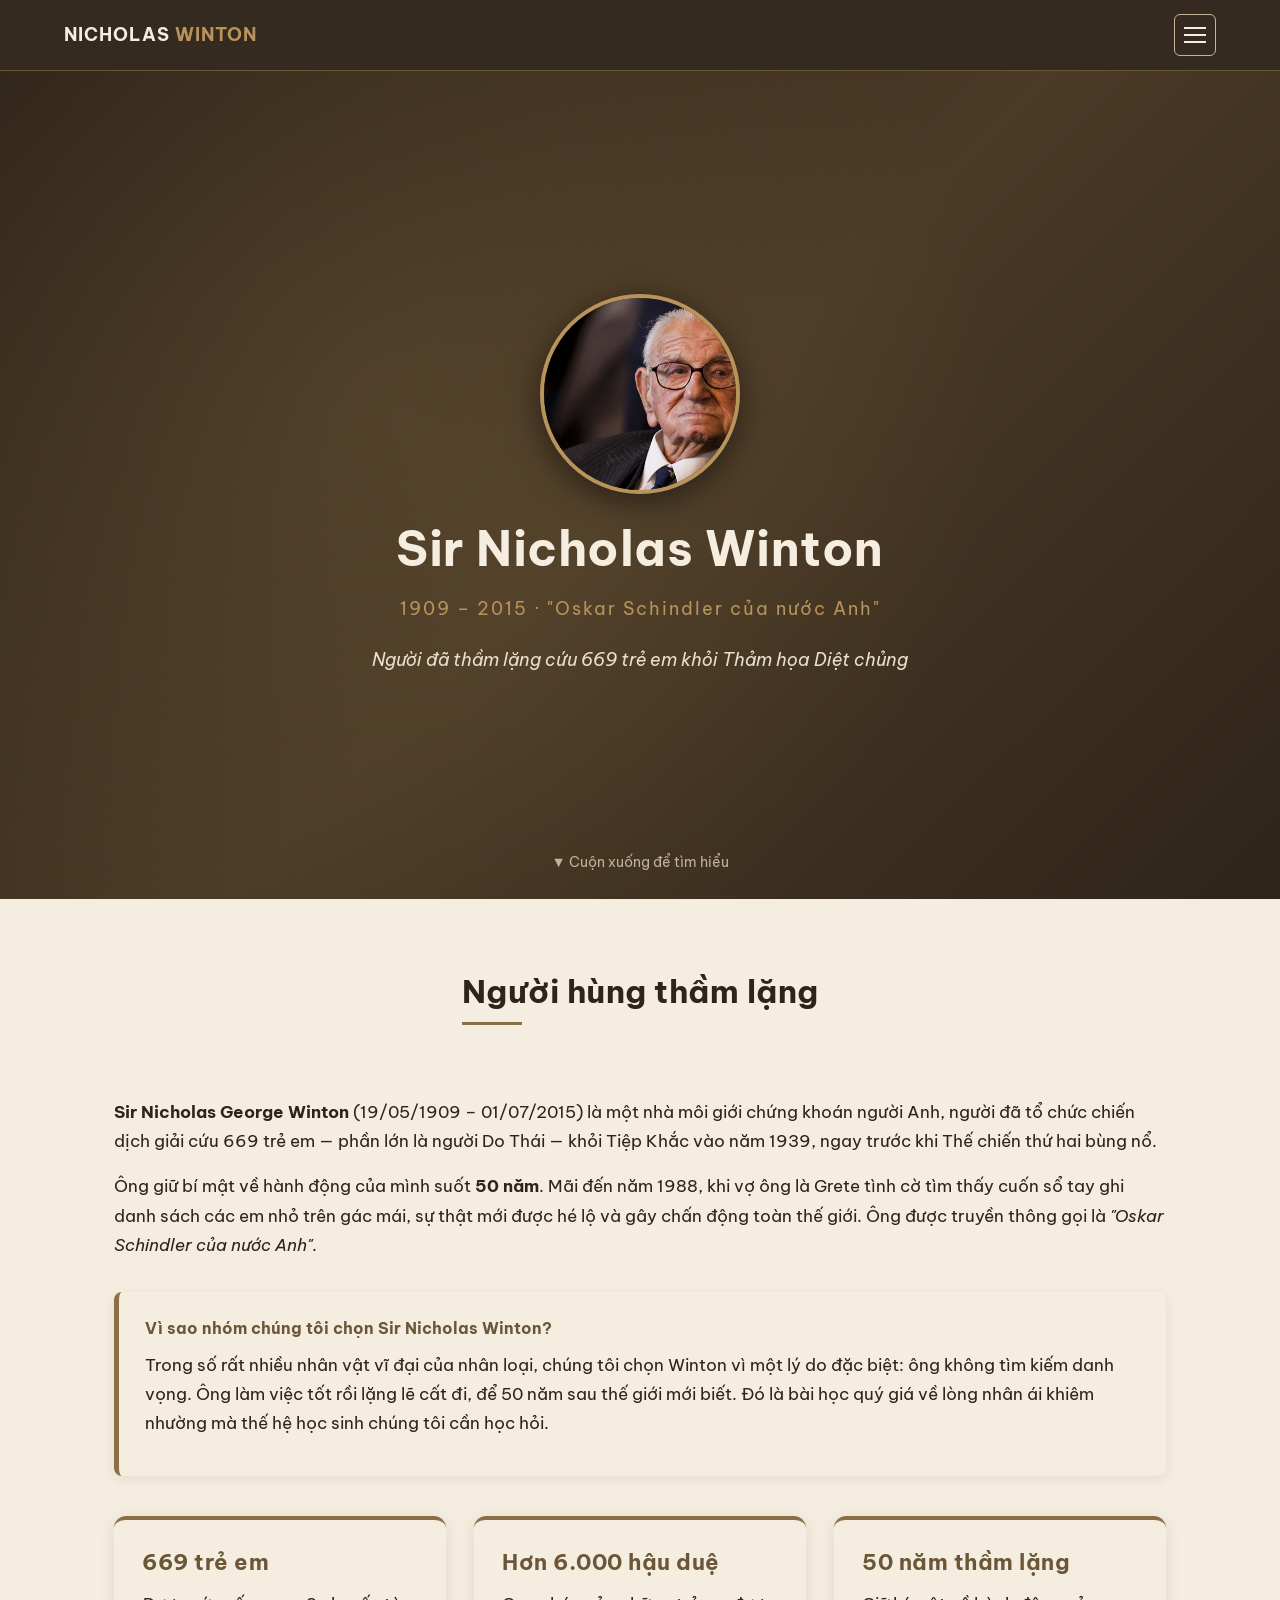
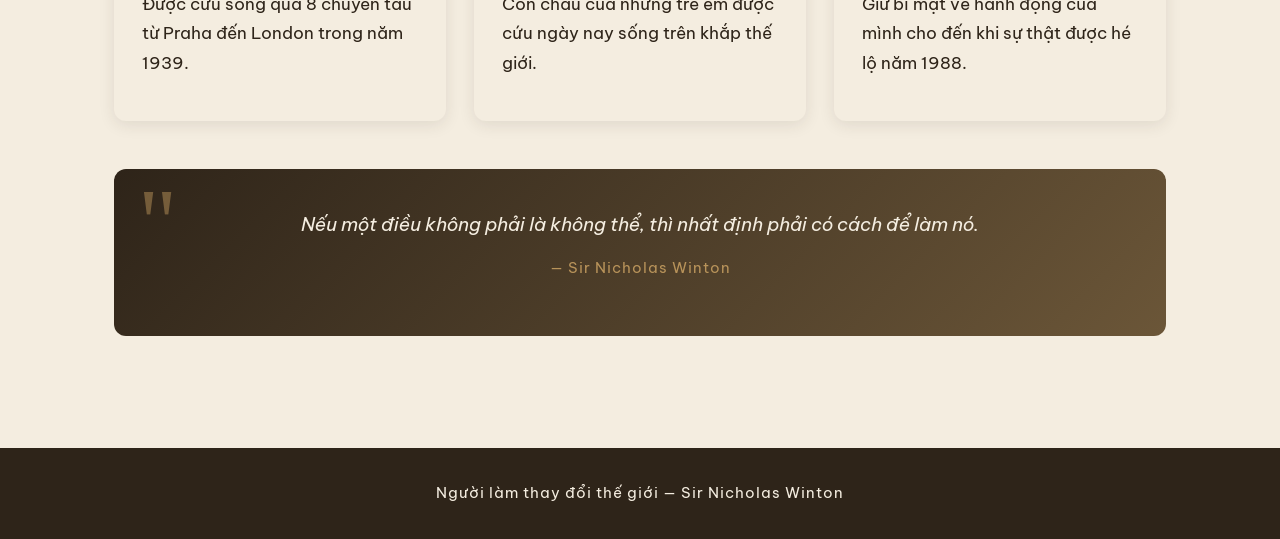
<file: index.html>
<!--
============================================================
DỰ ÁN: Những con người làm thay đổi thế giới
NHÂN VẬT: Sir Nicholas Winton (1909-2015)
NHÓM: 12A11 - Nhóm 14 - Phạm Gia Khánh & Lữ Gia Bảo
FILE: index.html - Trang chủ
============================================================
-->
<!DOCTYPE html>
<html lang="vi">
<head>
  <meta charset="UTF-8">
  <meta name="viewport" content="width=device-width, initial-scale=1.0">
  <title>Sir Nicholas Winton — Người làm thay đổi thế giới</title>
  <meta name="description" content="Câu chuyện về Sir Nicholas Winton — người đã cứu 669 trẻ em khỏi Thảm họa Diệt chủng.">
  <link rel="stylesheet" href="style.css">
  <link href="https://fonts.googleapis.com/css2?family=Be+Vietnam+Pro:wght@400;600;700&display=swap" rel="stylesheet">
</head>
<body>

  <!-- Nhạc nền -->
  <audio id="bgMusic" loop preload="auto">
    <source src="assets/music/nhacnen.mp3" type="audio/mpeg">
  </audio>

  <!-- HEADER + MENU -->
  <header class="site-header">
    <div class="header-inner">
      <div class="site-logo">NICHOLAS <span>WINTON</span></div>
      <button class="menu-toggle" id="menuToggle" aria-label="Mở menu">
        <span></span><span></span><span></span>
      </button>
    </div>
  </header>

  <!-- MENU OVERLAY -->
  <nav class="nav-overlay" id="navOverlay">
    <a href="index.html" class="active">Trang chủ</a>
    <a href="cuocdoi.html">Cuộc đời & Bối cảnh</a>
    <a href="hanhtrinh.html">Hành trình & Bước ngoặt</a>
    <a href="thanhtuu.html">Thành tựu nổi bật</a>
    <a href="thuthach.html">Khó khăn & Thử thách</a>
    <a href="tacdong.html">Tác động đến thế giới</a>
    <a href="disan_baihoc.html">Di sản & Bài học</a>
    <a href="thuvien_nguon.html">Thư viện & Nguồn</a>
    <button class="music-toggle-btn" id="musicToggle">🎵 Bật nhạc nền</button>
  </nav>

  <!-- HERO -->
  <section class="hero">
    <div class="hero-content">
      <!-- Ảnh 1: Chân dung Sir Nicholas Winton khi về già -->
      <img src="assets/images/winton-portrait.jpg" 
           alt="Chân dung Sir Nicholas Winton" 
           class="hero-portrait">
      <h1>Sir Nicholas Winton</h1>
      <p class="subtitle">1909 – 2015 · "Oskar Schindler của nước Anh"</p>
      <p class="tagline">Người đã thầm lặng cứu 669 trẻ em khỏi Thảm họa Diệt chủng</p>
    </div>
    <div class="scroll-hint">▼ Cuộn xuống để tìm hiểu</div>
  </section>

  <!-- GIỚI THIỆU -->
  <section class="intro">
    <div class="container">
      <div class="section-title">
        <h2>Người hùng thầm lặng</h2>
      </div>

      <p>
        <strong>Sir Nicholas George Winton</strong> (19/05/1909 – 01/07/2015) là một nhà môi giới 
        chứng khoán người Anh, người đã tổ chức chiến dịch giải cứu 669 trẻ em — phần lớn là 
        người Do Thái — khỏi Tiệp Khắc vào năm 1939, ngay trước khi Thế chiến thứ hai bùng nổ.
      </p>
      <p>
        Ông giữ bí mật về hành động của mình suốt <strong>50 năm</strong>. Mãi đến năm 1988, 
        khi vợ ông là Grete tình cờ tìm thấy cuốn sổ tay ghi danh sách các em nhỏ trên gác mái, 
        sự thật mới được hé lộ và gây chấn động toàn thế giới. Ông được truyền thông gọi là 
        <em>"Oskar Schindler của nước Anh"</em>.
      </p>

      <!-- Lý do nhóm chọn nhân vật -->
      <div class="personal-note" style="margin-top: 32px;">
        <span class="author">Vì sao nhóm chúng tôi chọn Sir Nicholas Winton?</span>
        <p>
          Trong số rất nhiều nhân vật vĩ đại của nhân loại, chúng tôi chọn Winton vì một lý do 
          đặc biệt: ông không tìm kiếm danh vọng. Ông làm việc tốt rồi lặng lẽ cất đi, để 50 năm 
          sau thế giới mới biết. Đó là bài học quý giá về lòng nhân ái khiêm nhường mà thế hệ 
          học sinh chúng tôi cần học hỏi.
        </p>
      </div>

      <!-- Thành tựu nổi bật -->
      <div class="card-grid" style="margin-top: 40px;">
        <div class="card">
          <h3>669 trẻ em</h3>
          <p>Được cứu sống qua 8 chuyến tàu từ Praha đến London trong năm 1939.</p>
        </div>
        <div class="card">
          <h3>Hơn 6.000 hậu duệ</h3>
          <p>Con cháu của những trẻ em được cứu ngày nay sống trên khắp thế giới.</p>
        </div>
        <div class="card">
          <h3>50 năm thầm lặng</h3>
          <p>Giữ bí mật về hành động của mình cho đến khi sự thật được hé lộ năm 1988.</p>
        </div>
      </div>

      <!-- Câu nói tiêu biểu -->
      <div class="quote-box" style="margin-top: 48px;">
        <p>Nếu một điều không phải là không thể, thì nhất định phải có cách để làm nó.</p>
        <p class="author">— Sir Nicholas Winton</p>
      </div>

    </div>
  </section>

  <!-- FOOTER -->
  <footer>
    <p>Người làm thay đổi thế giới — Sir Nicholas Winton</p>
  </footer>

  <script src="script.js"></script>
</body>
</html>
</file>
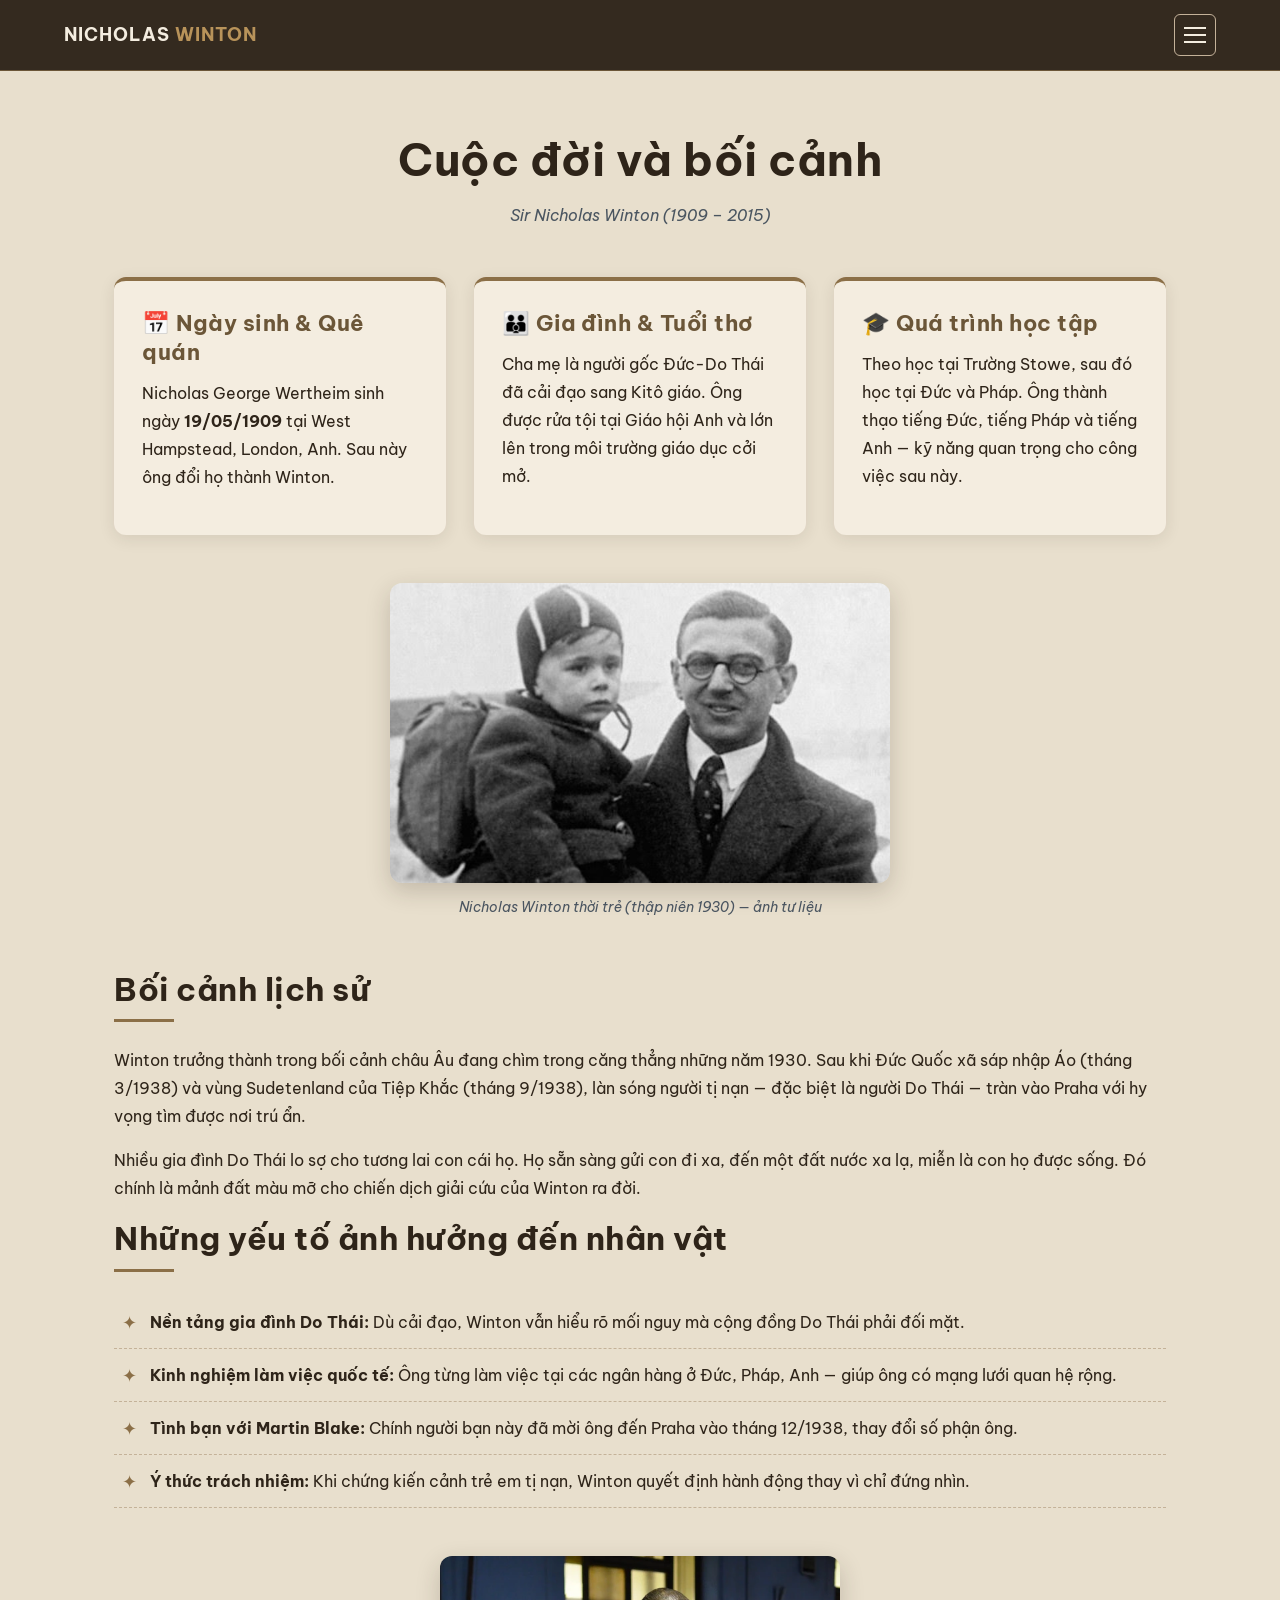
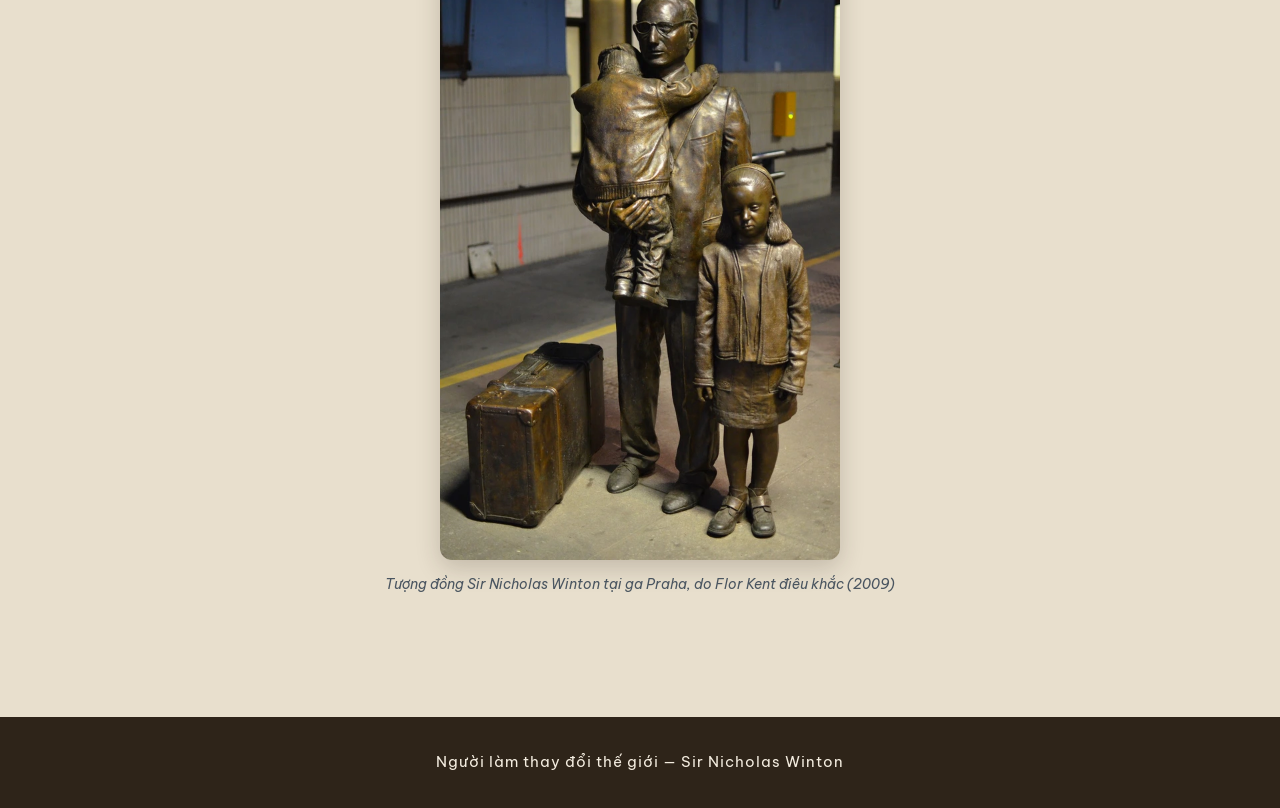
<file: cuocdoi.html>
<!--
FILE: cuocdoi.html - Cuộc đời và bối cảnh của Sir Nicholas Winton
NHÓM: 12A11 - Nhóm 14 - Phạm Gia Khánh & Lữ Gia Bảo
-->
<!DOCTYPE html>
<html lang="vi">
<head>
  <meta charset="UTF-8">
  <meta name="viewport" content="width=device-width, initial-scale=1.0">
  <title>Cuộc đời & Bối cảnh — Sir Nicholas Winton</title>
  <link rel="stylesheet" href="style.css">
  <link href="https://fonts.googleapis.com/css2?family=Be+Vietnam+Pro:wght@400;600;700&display=swap" rel="stylesheet">
</head>
<body>

  <audio id="bgMusic" loop preload="auto">
    <source src="assets/music/nhacnen.mp3" type="audio/mpeg">
  </audio>

  <header class="site-header">
    <div class="header-inner">
      <div class="site-logo">NICHOLAS <span>WINTON</span></div>
      <button class="menu-toggle" id="menuToggle" aria-label="Mở menu">
        <span></span><span></span><span></span>
      </button>
    </div>
  </header>

  <nav class="nav-overlay" id="navOverlay">
    <a href="index.html">Trang chủ</a>
    <a href="cuocdoi.html" class="active">Cuộc đời & Bối cảnh</a>
    <a href="hanhtrinh.html">Hành trình & Bước ngoặt</a>
    <a href="thanhtuu.html">Thành tựu nổi bật</a>
    <a href="thuthach.html">Khó khăn & Thử thách</a>
    <a href="tacdong.html">Tác động đến thế giới</a>
    <a href="disan_baihoc.html">Di sản & Bài học</a>
    <a href="thuvien_nguon.html">Thư viện & Nguồn</a>
    <button class="music-toggle-btn" id="musicToggle">🎵 Bật nhạc nền</button>
  </nav>

  <section style="padding-top: 60px;">
    <div class="container">
      <h1 style="text-align: center; margin-bottom: 12px;">Cuộc đời và bối cảnh</h1>
      <p style="text-align: center; font-style: italic; color: var(--slate); margin-bottom: 48px;">
        Sir Nicholas Winton (1909 – 2015)
      </p>

      <div class="card-grid">
        <div class="card">
          <h3>📅 Ngày sinh & Quê quán</h3>
          <p>Nicholas George Wertheim sinh ngày <strong>19/05/1909</strong> tại 
             West Hampstead, London, Anh. Sau này ông đổi họ thành Winton.</p>
        </div>

        <div class="card">
          <h3>👪 Gia đình & Tuổi thơ</h3>
          <p>Cha mẹ là người gốc Đức-Do Thái đã cải đạo sang Kitô giáo. 
             Ông được rửa tội tại Giáo hội Anh và lớn lên trong môi trường 
             giáo dục cởi mở.</p>
        </div>

        <div class="card">
          <h3>🎓 Quá trình học tập</h3>
          <p>Theo học tại Trường Stowe, sau đó học tại Đức và Pháp. 
             Ông thành thạo tiếng Đức, tiếng Pháp và tiếng Anh — 
             kỹ năng quan trọng cho công việc sau này.</p>
        </div>
      </div>

      <!-- Ảnh 5: Winton thời trẻ -->
      <div style="margin: 48px 0; text-align: center;">
        <img src="assets/images/winton-young-1939.jpg" 
             alt="Nicholas Winton thời trẻ bế một em bé được giải cứu" 
             style="max-width: 500px; margin: 0 auto; border-radius: 12px; box-shadow: 0 8px 24px rgba(46,36,25,0.2);">
        <p style="font-style: italic; color: var(--slate); margin-top: 12px; font-size: 0.9rem;">
          Nicholas Winton thời trẻ (thập niên 1930) — ảnh tư liệu
        </p>
      </div>

      <h2>Bối cảnh lịch sử</h2>
      <p>
        Winton trưởng thành trong bối cảnh châu Âu đang chìm trong căng thẳng những năm 1930. 
        Sau khi Đức Quốc xã sáp nhập Áo (tháng 3/1938) và vùng Sudetenland của Tiệp Khắc 
        (tháng 9/1938), làn sóng người tị nạn — đặc biệt là người Do Thái — 
        tràn vào Praha với hy vọng tìm được nơi trú ẩn.
      </p>
      <p>
        Nhiều gia đình Do Thái lo sợ cho tương lai con cái họ. Họ sẵn sàng gửi con đi xa, 
        đến một đất nước xa lạ, miễn là con họ được sống. Đó chính là mảnh đất màu mỡ cho 
        chiến dịch giải cứu của Winton ra đời.
      </p>

      <h2>Những yếu tố ảnh hưởng đến nhân vật</h2>
      <ul class="styled-list">
        <li><strong>Nền tảng gia đình Do Thái:</strong> Dù cải đạo, Winton vẫn hiểu rõ 
            mối nguy mà cộng đồng Do Thái phải đối mặt.</li>
        <li><strong>Kinh nghiệm làm việc quốc tế:</strong> Ông từng làm việc tại các ngân hàng 
            ở Đức, Pháp, Anh — giúp ông có mạng lưới quan hệ rộng.</li>
        <li><strong>Tình bạn với Martin Blake:</strong> Chính người bạn này đã mời ông 
            đến Praha vào tháng 12/1938, thay đổi số phận ông.</li>
        <li><strong>Ý thức trách nhiệm:</strong> Khi chứng kiến cảnh trẻ em tị nạn, 
            Winton quyết định hành động thay vì chỉ đứng nhìn.</li>
      </ul>

      <!-- Ảnh 6: Tượng đồng tại Praha -->
      <div style="margin: 48px 0; text-align: center;">
        <img src="assets/images/winton-statue-prague.jpg" 
             alt="Tượng đồng Sir Nicholas Winton tại ga Praha" 
             style="max-width: 400px; margin: 0 auto; border-radius: 12px; box-shadow: 0 8px 24px rgba(46,36,25,0.2);">
        <p style="font-style: italic; color: var(--slate); margin-top: 12px; font-size: 0.9rem;">
          Tượng đồng Sir Nicholas Winton tại ga Praha, do Flor Kent điêu khắc (2009)
        </p>
      </div>

    </div>
  </section>

  <footer>
    <p>Người làm thay đổi thế giới — Sir Nicholas Winton</p>
  </footer>

  <script src="script.js"></script>
</body>
</html>
</file>
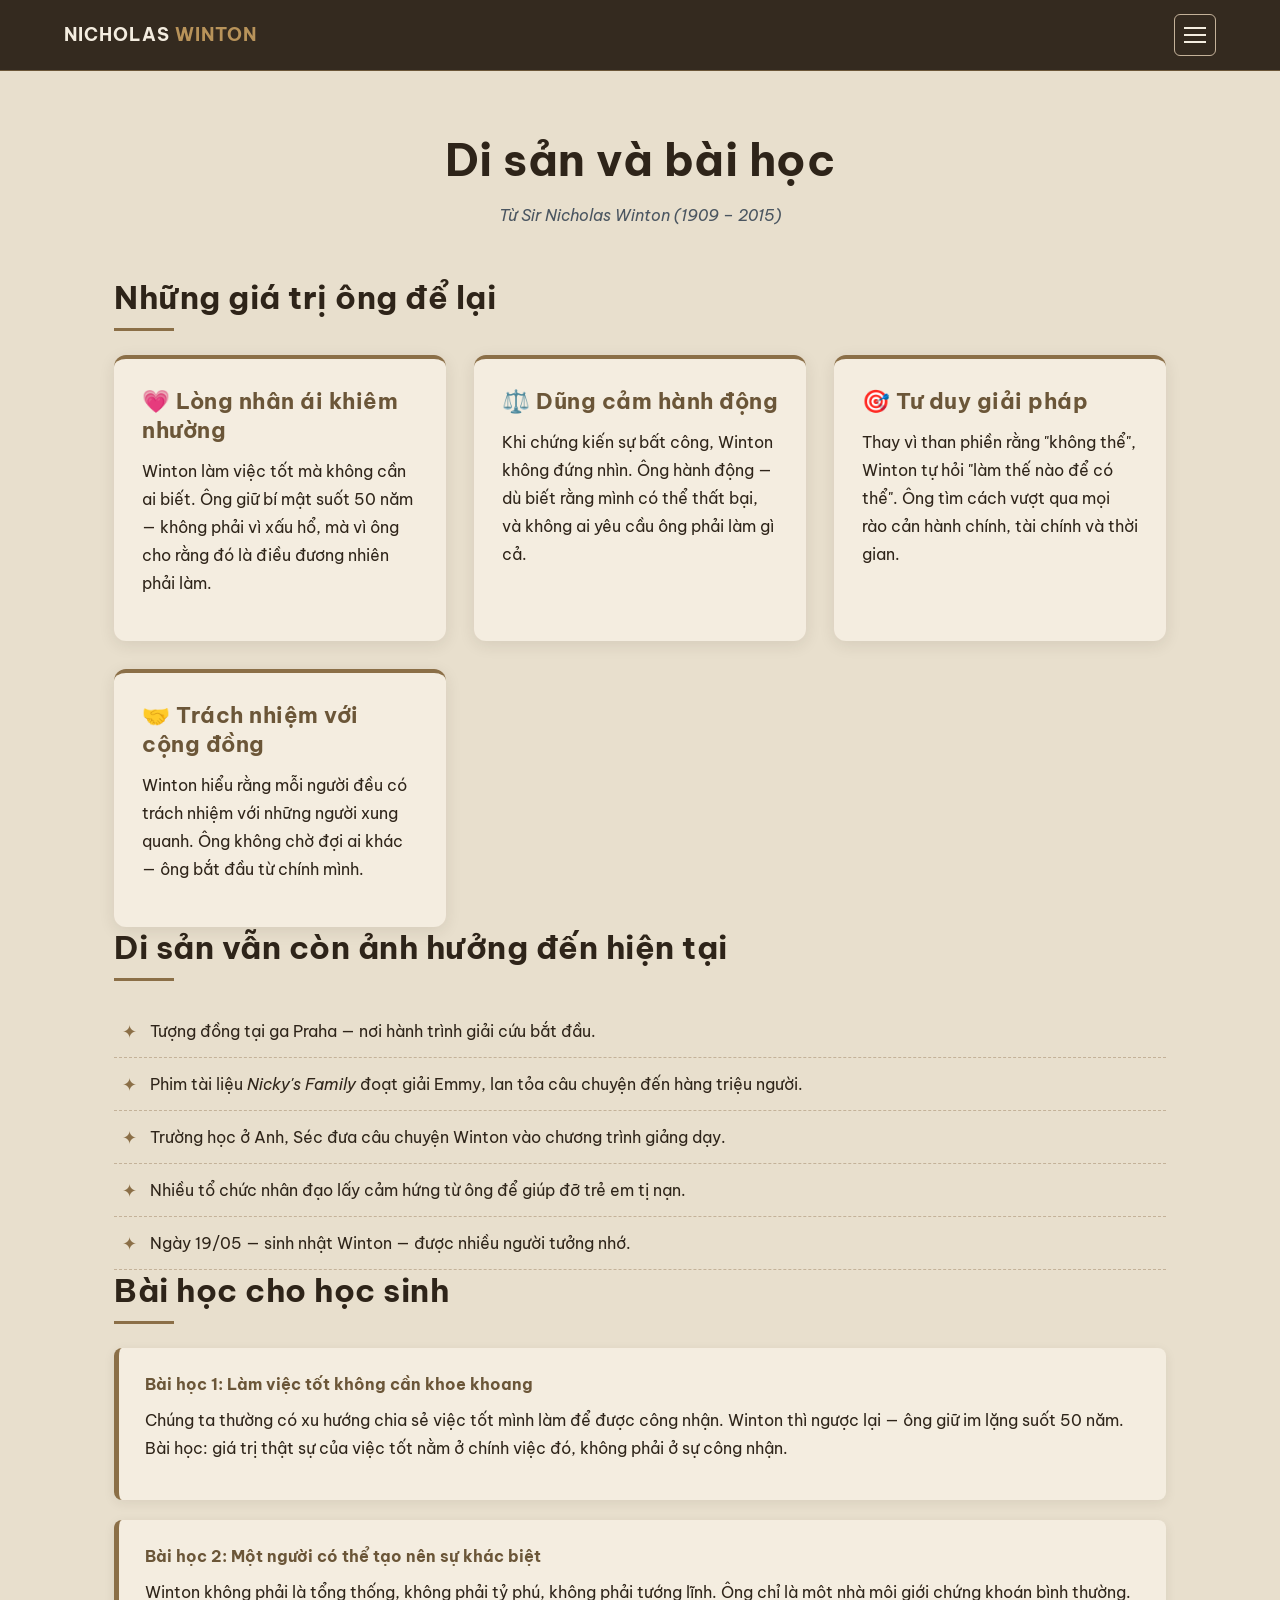
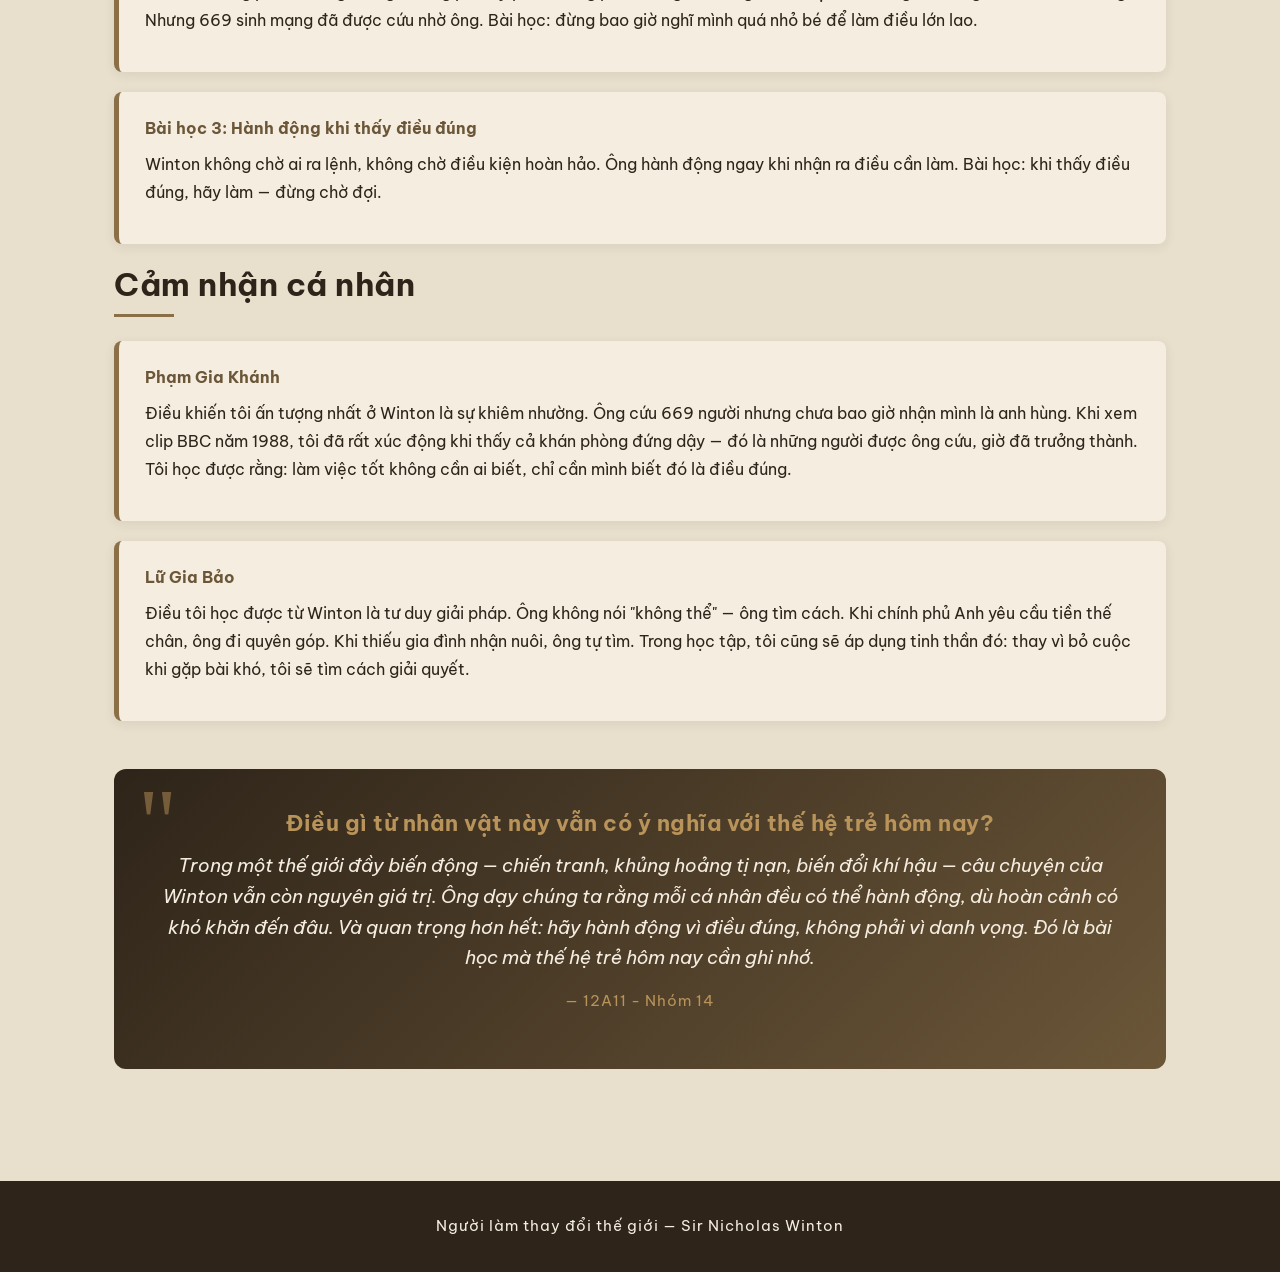
<file: disan_baihoc.html>
<!--
FILE: disan_baihoc.html - Di sản và bài học
NHÓM: 12A11 - Nhóm 14 - Phạm Gia Khánh & Lữ Gia Bảo
-->
<!DOCTYPE html>
<html lang="vi">
<head>
  <meta charset="UTF-8">
  <meta name="viewport" content="width=device-width, initial-scale=1.0">
  <title>Di sản & Bài học — Sir Nicholas Winton</title>
  <link rel="stylesheet" href="style.css">
  <link href="https://fonts.googleapis.com/css2?family=Be+Vietnam+Pro:wght@400;600;700&display=swap" rel="stylesheet">
</head>
<body>

  <audio id="bgMusic" loop preload="auto">
    <source src="assets/music/nhacnen.mp3" type="audio/mpeg">
  </audio>

  <header class="site-header">
    <div class="header-inner">
      <div class="site-logo">NICHOLAS <span>WINTON</span></div>
      <button class="menu-toggle" id="menuToggle" aria-label="Mở menu">
        <span></span><span></span><span></span>
      </button>
    </div>
  </header>

  <nav class="nav-overlay" id="navOverlay">
    <a href="index.html">Trang chủ</a>
    <a href="cuocdoi.html">Cuộc đời & Bối cảnh</a>
    <a href="hanhtrinh.html">Hành trình & Bước ngoặt</a>
    <a href="thanhtuu.html">Thành tựu nổi bật</a>
    <a href="thuthach.html">Khó khăn & Thử thách</a>
    <a href="tacdong.html">Tác động đến thế giới</a>
    <a href="disan_baihoc.html" class="active">Di sản & Bài học</a>
    <a href="thuvien_nguon.html">Thư viện & Nguồn</a>
    <button class="music-toggle-btn" id="musicToggle">🎵 Bật nhạc nền</button>
  </nav>

  <section style="padding-top: 60px;">
    <div class="container">
      <h1 style="text-align: center; margin-bottom: 12px;">Di sản và bài học</h1>
      <p style="text-align: center; font-style: italic; color: var(--slate); margin-bottom: 48px;">
        Từ Sir Nicholas Winton (1909 – 2015)
      </p>

      <h2>Những giá trị ông để lại</h2>
      <div class="card-grid">
        <div class="card">
          <h3>💗 Lòng nhân ái khiêm nhường</h3>
          <p>Winton làm việc tốt mà không cần ai biết. Ông giữ bí mật suốt 
             50 năm — không phải vì xấu hổ, mà vì ông cho rằng đó là 
             điều đương nhiên phải làm.</p>
        </div>

        <div class="card">
          <h3>⚖️ Dũng cảm hành động</h3>
          <p>Khi chứng kiến sự bất công, Winton không đứng nhìn. Ông 
             hành động — dù biết rằng mình có thể thất bại, và 
             không ai yêu cầu ông phải làm gì cả.</p>
        </div>

        <div class="card">
          <h3>🎯 Tư duy giải pháp</h3>
          <p>Thay vì than phiền rằng "không thể", Winton tự hỏi 
             "làm thế nào để có thể". Ông tìm cách vượt qua mọi rào cản 
             hành chính, tài chính và thời gian.</p>
        </div>

        <div class="card">
          <h3>🤝 Trách nhiệm với cộng đồng</h3>
          <p>Winton hiểu rằng mỗi người đều có trách nhiệm với những người 
             xung quanh. Ông không chờ đợi ai khác — ông bắt đầu từ chính mình.</p>
        </div>
      </div>

      <h2>Di sản vẫn còn ảnh hưởng đến hiện tại</h2>
      <ul class="styled-list">
        <li>Tượng đồng tại ga Praha — nơi hành trình giải cứu bắt đầu.</li>
        <li>Phim tài liệu <em>Nicky's Family</em> đoạt giải Emmy, lan tỏa 
            câu chuyện đến hàng triệu người.</li>
        <li>Trường học ở Anh, Séc đưa câu chuyện Winton vào chương trình giảng dạy.</li>
        <li>Nhiều tổ chức nhân đạo lấy cảm hứng từ ông để giúp đỡ trẻ em tị nạn.</li>
        <li>Ngày 19/05 — sinh nhật Winton — được nhiều người tưởng nhớ.</li>
      </ul>

      <h2>Bài học cho học sinh</h2>
      <div class="personal-note">
        <span class="author">Bài học 1: Làm việc tốt không cần khoe khoang</span>
        <p>Chúng ta thường có xu hướng chia sẻ việc tốt mình làm để được 
           công nhận. Winton thì ngược lại — ông giữ im lặng suốt 50 năm. 
           Bài học: giá trị thật sự của việc tốt nằm ở chính việc đó, 
           không phải ở sự công nhận.</p>
      </div>

      <div class="personal-note">
        <span class="author">Bài học 2: Một người có thể tạo nên sự khác biệt</span>
        <p>Winton không phải là tổng thống, không phải tỷ phú, không phải 
           tướng lĩnh. Ông chỉ là một nhà môi giới chứng khoán bình thường. 
           Nhưng 669 sinh mạng đã được cứu nhờ ông. Bài học: đừng bao giờ 
           nghĩ mình quá nhỏ bé để làm điều lớn lao.</p>
      </div>

      <div class="personal-note">
        <span class="author">Bài học 3: Hành động khi thấy điều đúng</span>
        <p>Winton không chờ ai ra lệnh, không chờ điều kiện hoàn hảo. 
           Ông hành động ngay khi nhận ra điều cần làm. Bài học: khi 
           thấy điều đúng, hãy làm — đừng chờ đợi.</p>
      </div>

      <h2>Cảm nhận cá nhân</h2>

      <div class="personal-note">
        <span class="author">Phạm Gia Khánh</span>
        <p>Điều khiến tôi ấn tượng nhất ở Winton là sự khiêm nhường. Ông cứu 
           669 người nhưng chưa bao giờ nhận mình là anh hùng. Khi xem clip 
           BBC năm 1988, tôi đã rất xúc động khi thấy cả khán phòng đứng dậy — 
           đó là những người được ông cứu, giờ đã trưởng thành. Tôi học được 
           rằng: làm việc tốt không cần ai biết, chỉ cần mình biết đó là điều đúng.</p>
      </div>

      <div class="personal-note">
        <span class="author">Lữ Gia Bảo</span>
        <p>Điều tôi học được từ Winton là tư duy giải pháp. Ông không nói 
           "không thể" — ông tìm cách. Khi chính phủ Anh yêu cầu tiền thế chân, 
           ông đi quyên góp. Khi thiếu gia đình nhận nuôi, ông tự tìm. 
           Trong học tập, tôi cũng sẽ áp dụng tinh thần đó: thay vì bỏ cuộc 
           khi gặp bài khó, tôi sẽ tìm cách giải quyết.</p>
      </div>

      <div class="quote-box" style="margin-top: 48px;">
        <h3 style="color: var(--highlight); margin-bottom: 12px;">
          Điều gì từ nhân vật này vẫn có ý nghĩa với thế hệ trẻ hôm nay?
        </h3>
        <p>
          Trong một thế giới đầy biến động — chiến tranh, khủng hoảng tị nạn, 
          biến đổi khí hậu — câu chuyện của Winton vẫn còn nguyên giá trị. 
          Ông dạy chúng ta rằng mỗi cá nhân đều có thể hành động, dù hoàn cảnh 
          có khó khăn đến đâu. Và quan trọng hơn hết: hãy hành động vì điều 
          đúng, không phải vì danh vọng. Đó là bài học mà thế hệ trẻ hôm nay 
          cần ghi nhớ.
        </p>
        <p class="author">— 12A11 - Nhóm 14</p>
      </div>

    </div>
  </section>

  <footer>
    <p>Người làm thay đổi thế giới — Sir Nicholas Winton</p>
  </footer>

  <script src="script.js"></script>
</body>
</html>
</file>
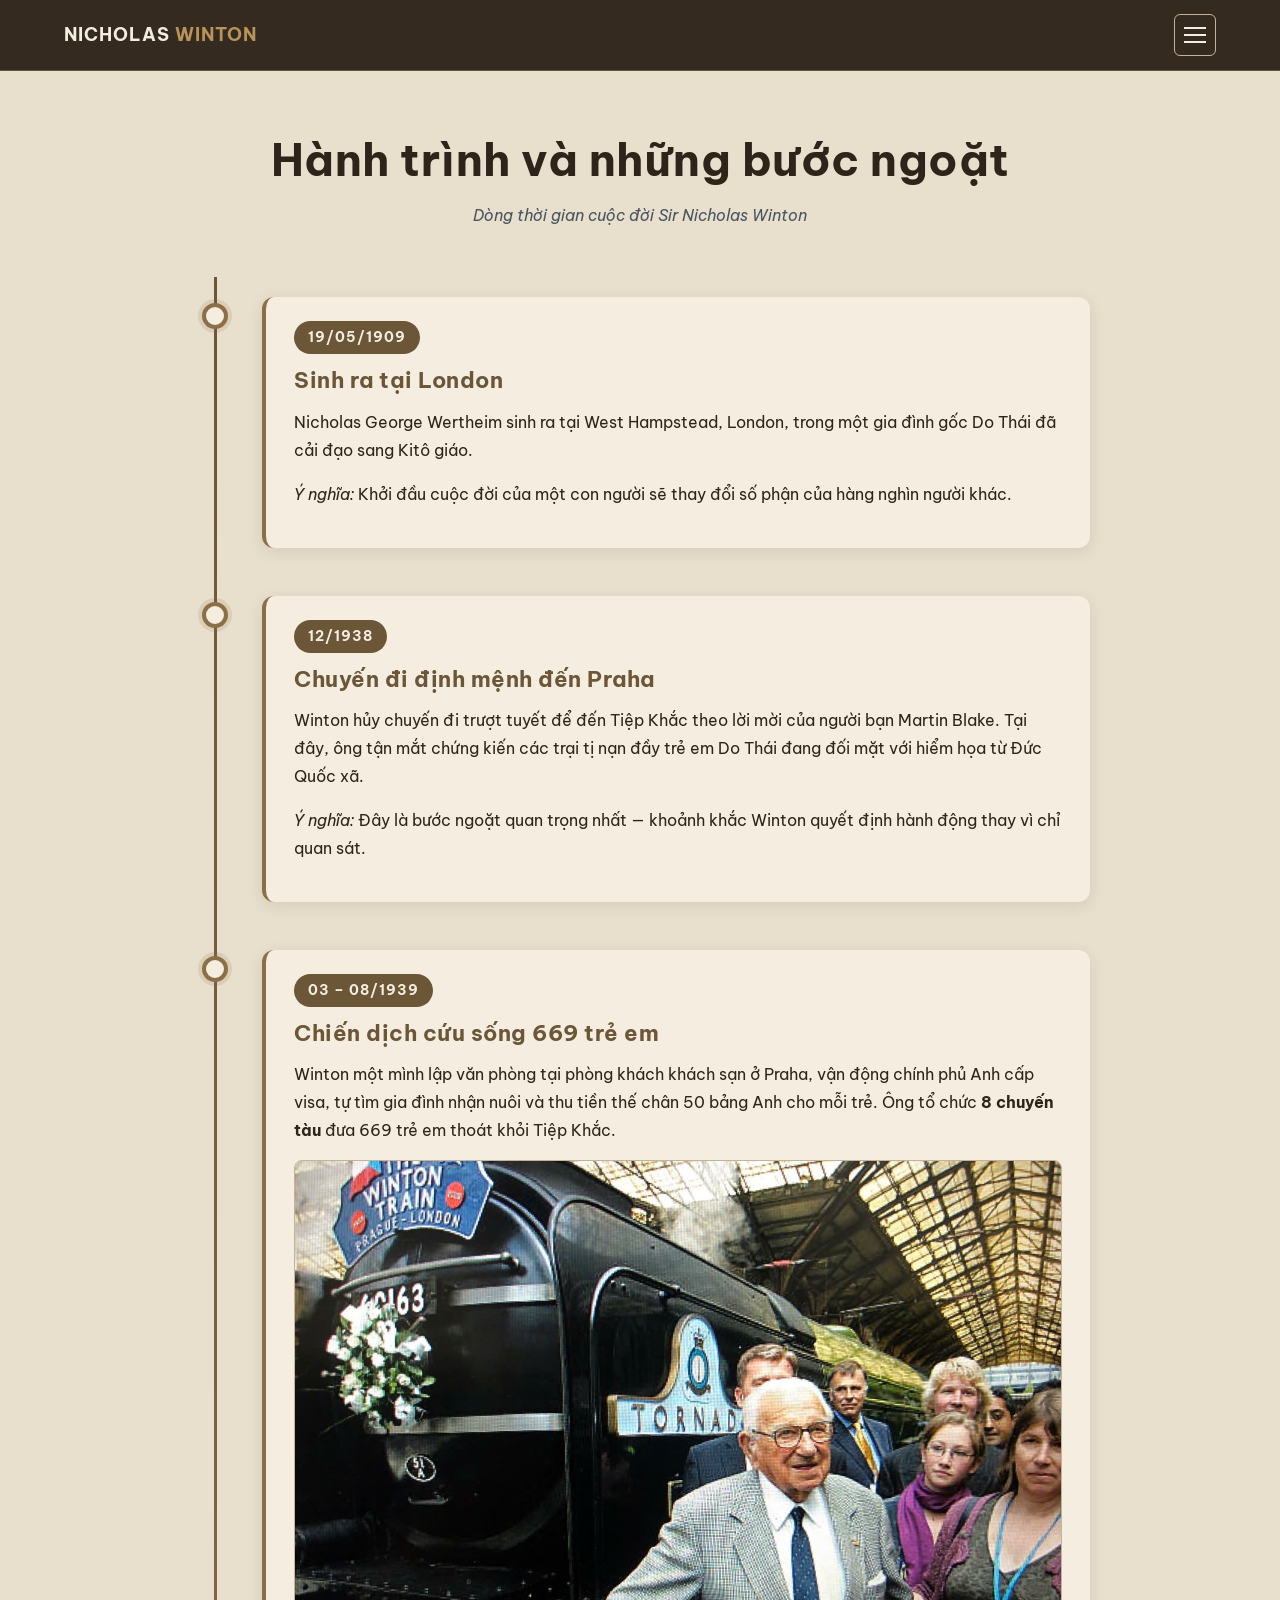
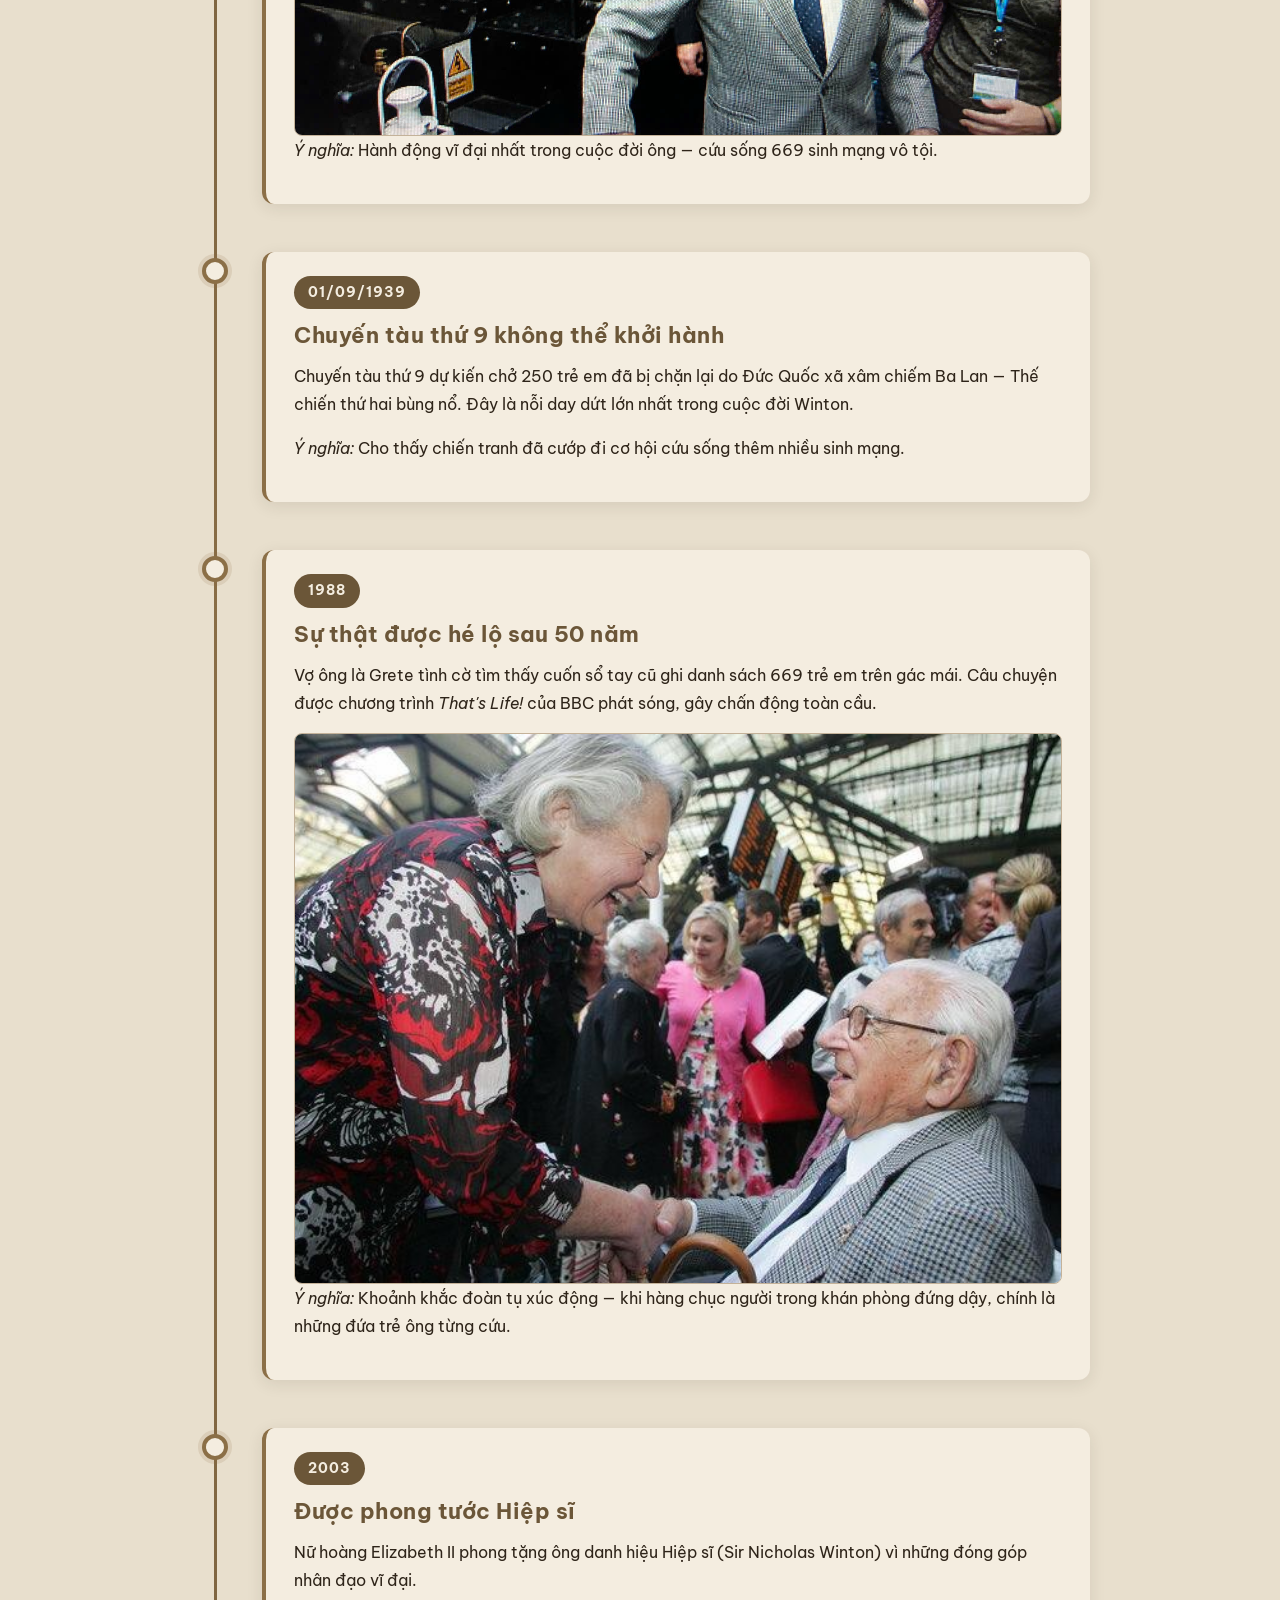
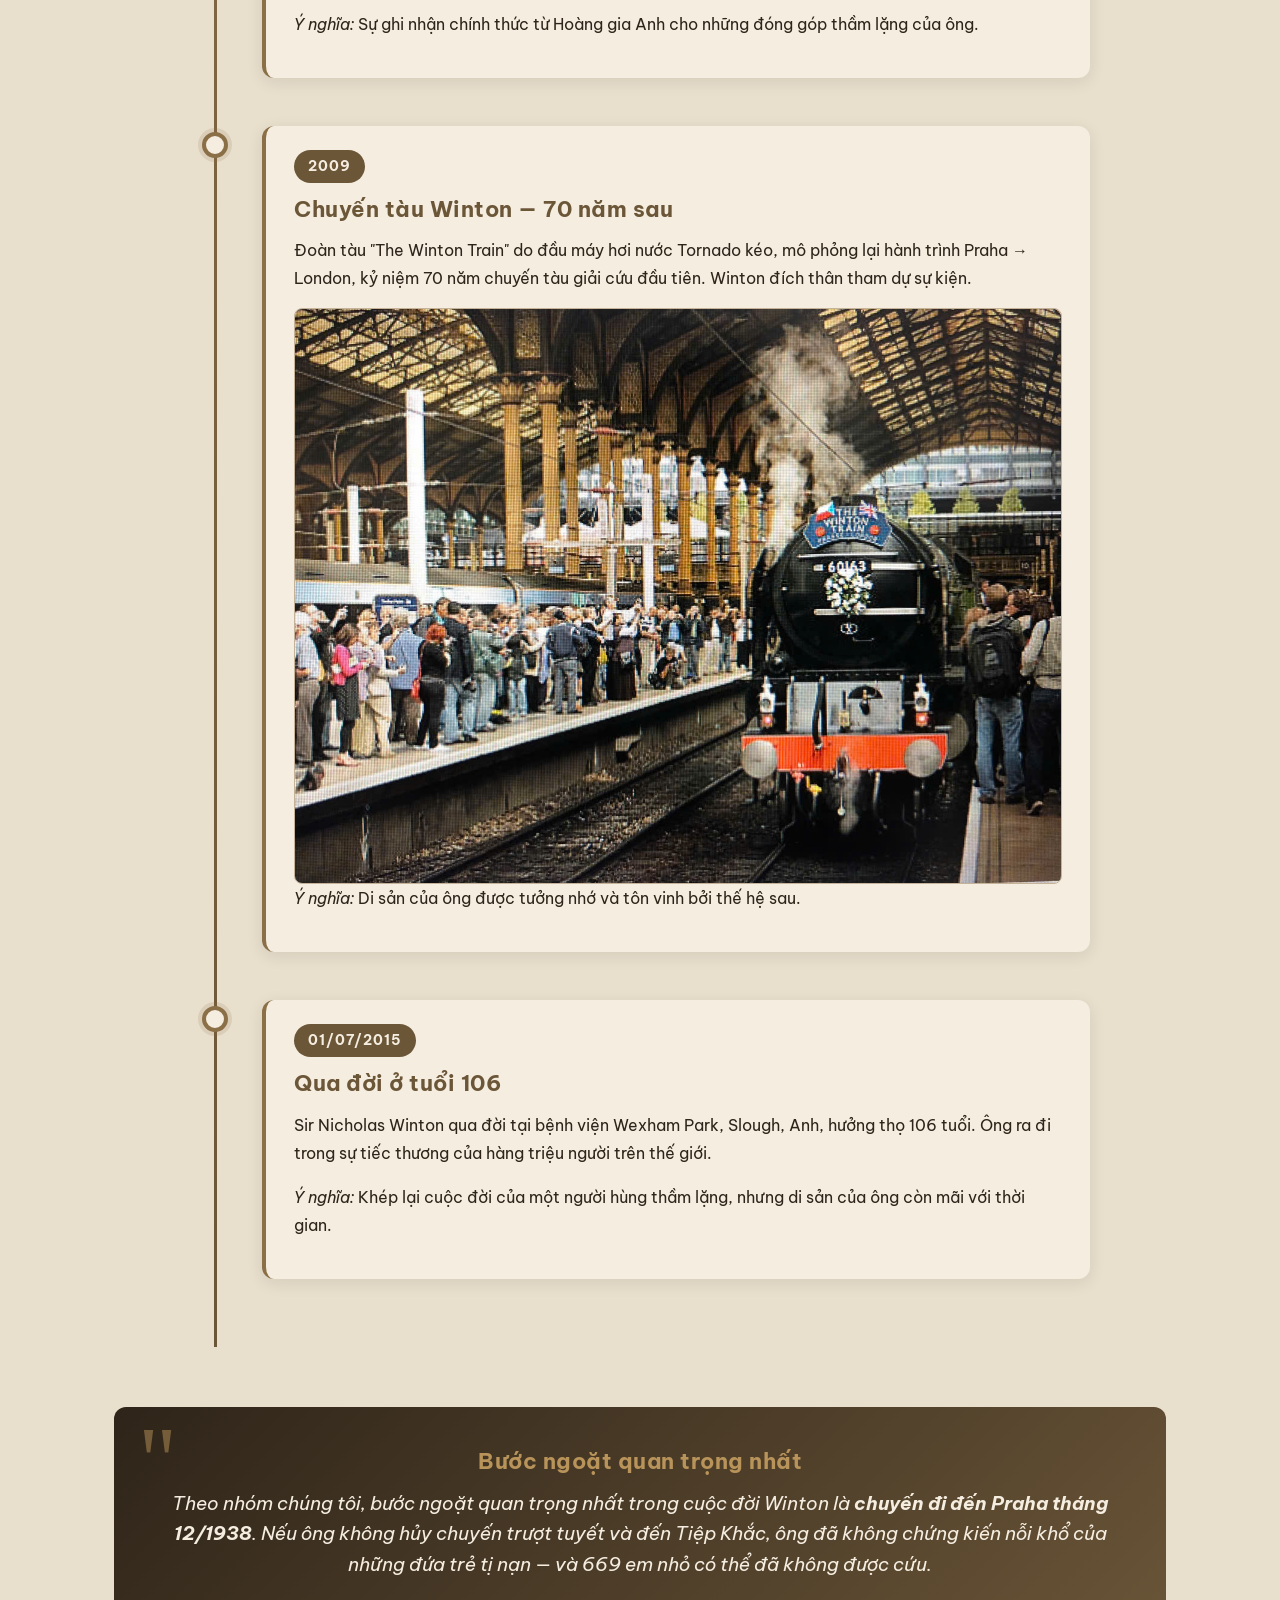
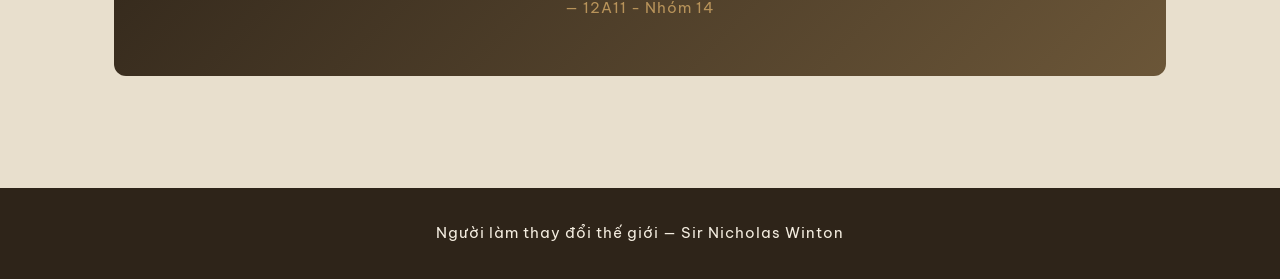
<file: hanhtrinh.html>
<!--
FILE: hanhtrinh.html - Hành trình và những bước ngoặt
NHÓM: 12A11 - Nhóm 14 - Phạm Gia Khánh & Lữ Gia Bảo
-->
<!DOCTYPE html>
<html lang="vi">
<head>
  <meta charset="UTF-8">
  <meta name="viewport" content="width=device-width, initial-scale=1.0">
  <title>Hành trình & Bước ngoặt — Sir Nicholas Winton</title>
  <link rel="stylesheet" href="style.css">
  <link href="https://fonts.googleapis.com/css2?family=Be+Vietnam+Pro:wght@400;600;700&display=swap" rel="stylesheet">
</head>
<body>

  <audio id="bgMusic" loop preload="auto">
    <source src="assets/music/nhacnen.mp3" type="audio/mpeg">
  </audio>

  <header class="site-header">
    <div class="header-inner">
      <div class="site-logo">NICHOLAS <span>WINTON</span></div>
      <button class="menu-toggle" id="menuToggle" aria-label="Mở menu">
        <span></span><span></span><span></span>
      </button>
    </div>
  </header>

  <nav class="nav-overlay" id="navOverlay">
    <a href="index.html">Trang chủ</a>
    <a href="cuocdoi.html">Cuộc đời & Bối cảnh</a>
    <a href="hanhtrinh.html" class="active">Hành trình & Bước ngoặt</a>
    <a href="thanhtuu.html">Thành tựu nổi bật</a>
    <a href="thuthach.html">Khó khăn & Thử thách</a>
    <a href="tacdong.html">Tác động đến thế giới</a>
    <a href="disan_baihoc.html">Di sản & Bài học</a>
    <a href="thuvien_nguon.html">Thư viện & Nguồn</a>
    <button class="music-toggle-btn" id="musicToggle">🎵 Bật nhạc nền</button>
  </nav>

  <section style="padding-top: 60px;">
    <div class="container">
      <h1 style="text-align: center; margin-bottom: 12px;">Hành trình và những bước ngoặt</h1>
      <p style="text-align: center; font-style: italic; color: var(--slate); margin-bottom: 48px;">
        Dòng thời gian cuộc đời Sir Nicholas Winton
      </p>

      <div class="timeline">

        <!-- Mốc 1 -->
        <div class="timeline-item">
          <div class="timeline-dot"></div>
          <div class="timeline-content">
            <span class="timeline-date">19/05/1909</span>
            <h3>Sinh ra tại London</h3>
            <p>Nicholas George Wertheim sinh ra tại West Hampstead, London, 
               trong một gia đình gốc Do Thái đã cải đạo sang Kitô giáo.</p>
            <p><em>Ý nghĩa:</em> Khởi đầu cuộc đời của một con người sẽ thay đổi 
               số phận của hàng nghìn người khác.</p>
          </div>
        </div>

        <!-- Mốc 2 -->
        <div class="timeline-item">
          <div class="timeline-dot"></div>
          <div class="timeline-content">
            <span class="timeline-date">12/1938</span>
            <h3>Chuyến đi định mệnh đến Praha</h3>
            <p>Winton hủy chuyến đi trượt tuyết để đến Tiệp Khắc theo lời mời của 
               người bạn Martin Blake. Tại đây, ông tận mắt chứng kiến các trại 
               tị nạn đầy trẻ em Do Thái đang đối mặt với hiểm họa từ Đức Quốc xã.</p>
            <p><em>Ý nghĩa:</em> Đây là bước ngoặt quan trọng nhất — khoảnh khắc 
               Winton quyết định hành động thay vì chỉ quan sát.</p>
          </div>
        </div>

        <!-- Mốc 3 -->
        <div class="timeline-item">
          <div class="timeline-dot"></div>
          <div class="timeline-content">
            <span class="timeline-date">03 – 08/1939</span>
            <h3>Chiến dịch cứu sống 669 trẻ em</h3>
            <p>Winton một mình lập văn phòng tại phòng khách khách sạn ở Praha, 
               vận động chính phủ Anh cấp visa, tự tìm gia đình nhận nuôi và 
               thu tiền thế chân 50 bảng Anh cho mỗi trẻ. Ông tổ chức 
               <strong>8 chuyến tàu</strong> đưa 669 trẻ em thoát khỏi Tiệp Khắc.</p>
            <!-- Ảnh 2: Winton trước đầu máy Tornado -->
            <img src="assets/images/winton-train-tornado.jpg" 
                 alt="Nicholas Winton trước đầu máy hơi nước Tornado" 
                 class="timeline-img">
            <p><em>Ý nghĩa:</em> Hành động vĩ đại nhất trong cuộc đời ông — 
               cứu sống 669 sinh mạng vô tội.</p>
          </div>
        </div>

        <!-- Mốc 4 -->
        <div class="timeline-item">
          <div class="timeline-dot"></div>
          <div class="timeline-content">
            <span class="timeline-date">01/09/1939</span>
            <h3>Chuyến tàu thứ 9 không thể khởi hành</h3>
            <p>Chuyến tàu thứ 9 dự kiến chở 250 trẻ em đã bị chặn lại do 
               Đức Quốc xã xâm chiếm Ba Lan — Thế chiến thứ hai bùng nổ. 
               Đây là nỗi day dứt lớn nhất trong cuộc đời Winton.</p>
            <p><em>Ý nghĩa:</em> Cho thấy chiến tranh đã cướp đi cơ hội cứu sống 
               thêm nhiều sinh mạng.</p>
          </div>
        </div>

        <!-- Mốc 5 -->
        <div class="timeline-item">
          <div class="timeline-dot"></div>
          <div class="timeline-content">
            <span class="timeline-date">1988</span>
            <h3>Sự thật được hé lộ sau 50 năm</h3>
            <p>Vợ ông là Grete tình cờ tìm thấy cuốn sổ tay cũ ghi danh sách 
               669 trẻ em trên gác mái. Câu chuyện được chương trình 
               <em>That's Life!</em> của BBC phát sóng, gây chấn động toàn cầu.</p>
            <!-- Ảnh 8: Winton gặp lại người được cứu -->
            <img src="assets/images/winton-reunion.jpg" 
                 alt="Nicholas Winton gặp lại người được ông cứu sống" 
                 class="timeline-img">
            <p><em>Ý nghĩa:</em> Khoảnh khắc đoàn tụ xúc động — khi hàng chục 
               người trong khán phòng đứng dậy, chính là những đứa trẻ ông từng cứu.</p>
          </div>
        </div>

        <!-- Mốc 6 -->
        <div class="timeline-item">
          <div class="timeline-dot"></div>
          <div class="timeline-content">
            <span class="timeline-date">2003</span>
            <h3>Được phong tước Hiệp sĩ</h3>
            <p>Nữ hoàng Elizabeth II phong tặng ông danh hiệu Hiệp sĩ 
               (Sir Nicholas Winton) vì những đóng góp nhân đạo vĩ đại.</p>
            <p><em>Ý nghĩa:</em> Sự ghi nhận chính thức từ Hoàng gia Anh 
               cho những đóng góp thầm lặng của ông.</p>
          </div>
        </div>

        <!-- Mốc 7 -->
        <div class="timeline-item">
          <div class="timeline-dot"></div>
          <div class="timeline-content">
            <span class="timeline-date">2009</span>
            <h3>Chuyến tàu Winton — 70 năm sau</h3>
            <p>Đoàn tàu "The Winton Train" do đầu máy hơi nước Tornado kéo, 
               mô phỏng lại hành trình Praha → London, kỷ niệm 70 năm 
               chuyến tàu giải cứu đầu tiên. Winton đích thân tham dự sự kiện.</p>
            <!-- Ảnh 3: Toàn cảnh ga tàu Winton Train -->
            <img src="assets/images/winton-train-station.jpg" 
                 alt="Toàn cảnh ga tàu với đoàn tàu Winton Train" 
                 class="timeline-img">
            <p><em>Ý nghĩa:</em> Di sản của ông được tưởng nhớ và tôn vinh 
               bởi thế hệ sau.</p>
          </div>
        </div>

        <!-- Mốc 8 -->
        <div class="timeline-item">
          <div class="timeline-dot"></div>
          <div class="timeline-content">
            <span class="timeline-date">01/07/2015</span>
            <h3>Qua đời ở tuổi 106</h3>
            <p>Sir Nicholas Winton qua đời tại bệnh viện Wexham Park, 
               Slough, Anh, hưởng thọ 106 tuổi. Ông ra đi trong sự tiếc thương 
               của hàng triệu người trên thế giới.</p>
            <p><em>Ý nghĩa:</em> Khép lại cuộc đời của một người hùng thầm lặng, 
               nhưng di sản của ông còn mãi với thời gian.</p>
          </div>
        </div>

      </div>

      <!-- Bước ngoặt quan trọng nhất -->
      <div class="quote-box" style="margin-top: 60px;">
        <h3 style="color: var(--highlight); margin-bottom: 12px;">Bước ngoặt quan trọng nhất</h3>
        <p>Theo nhóm chúng tôi, bước ngoặt quan trọng nhất trong cuộc đời Winton là 
           <strong>chuyến đi đến Praha tháng 12/1938</strong>. Nếu ông không hủy 
           chuyến trượt tuyết và đến Tiệp Khắc, ông đã không chứng kiến nỗi khổ 
           của những đứa trẻ tị nạn — và 669 em nhỏ có thể đã không được cứu.</p>
        <p class="author">— 12A11 - Nhóm 14</p>
      </div>

    </div>
  </section>

  <footer>
    <p>Người làm thay đổi thế giới — Sir Nicholas Winton</p>
  </footer>

  <script src="script.js"></script>
</body>
</html>
</file>
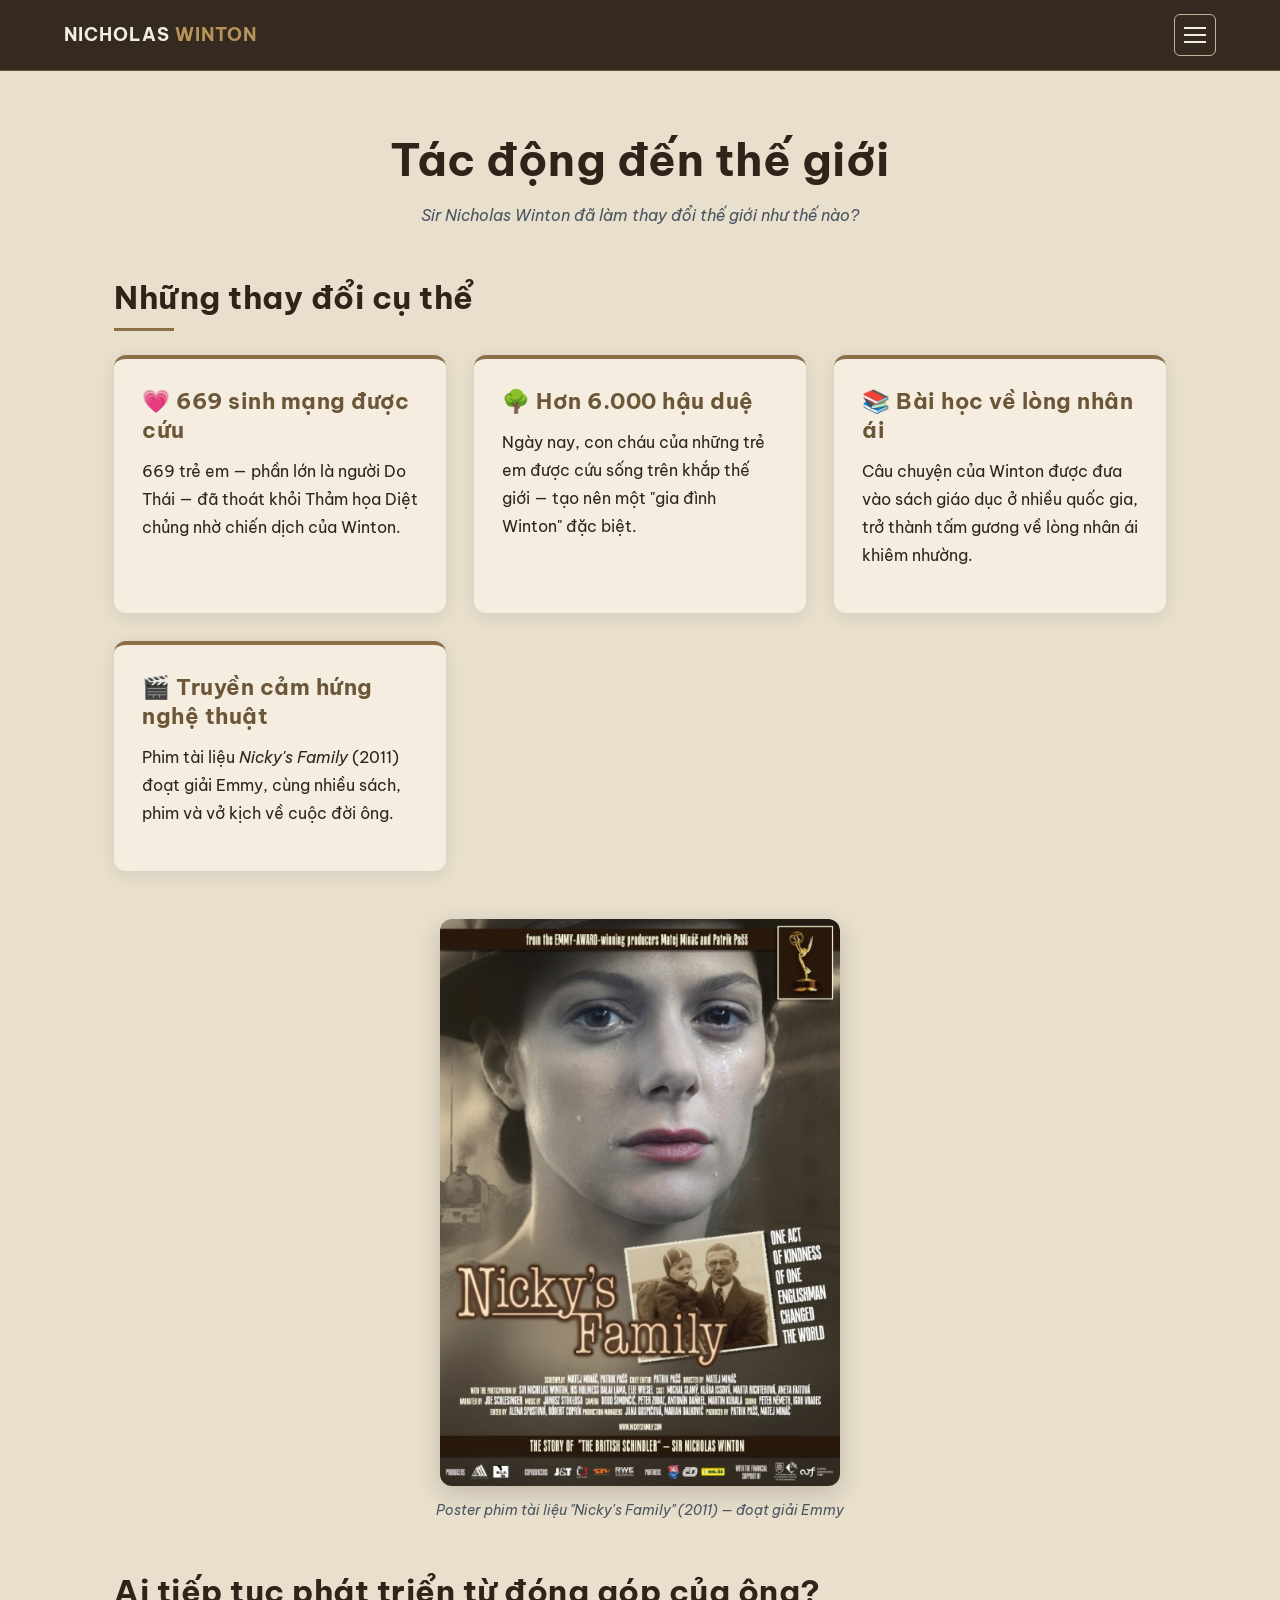
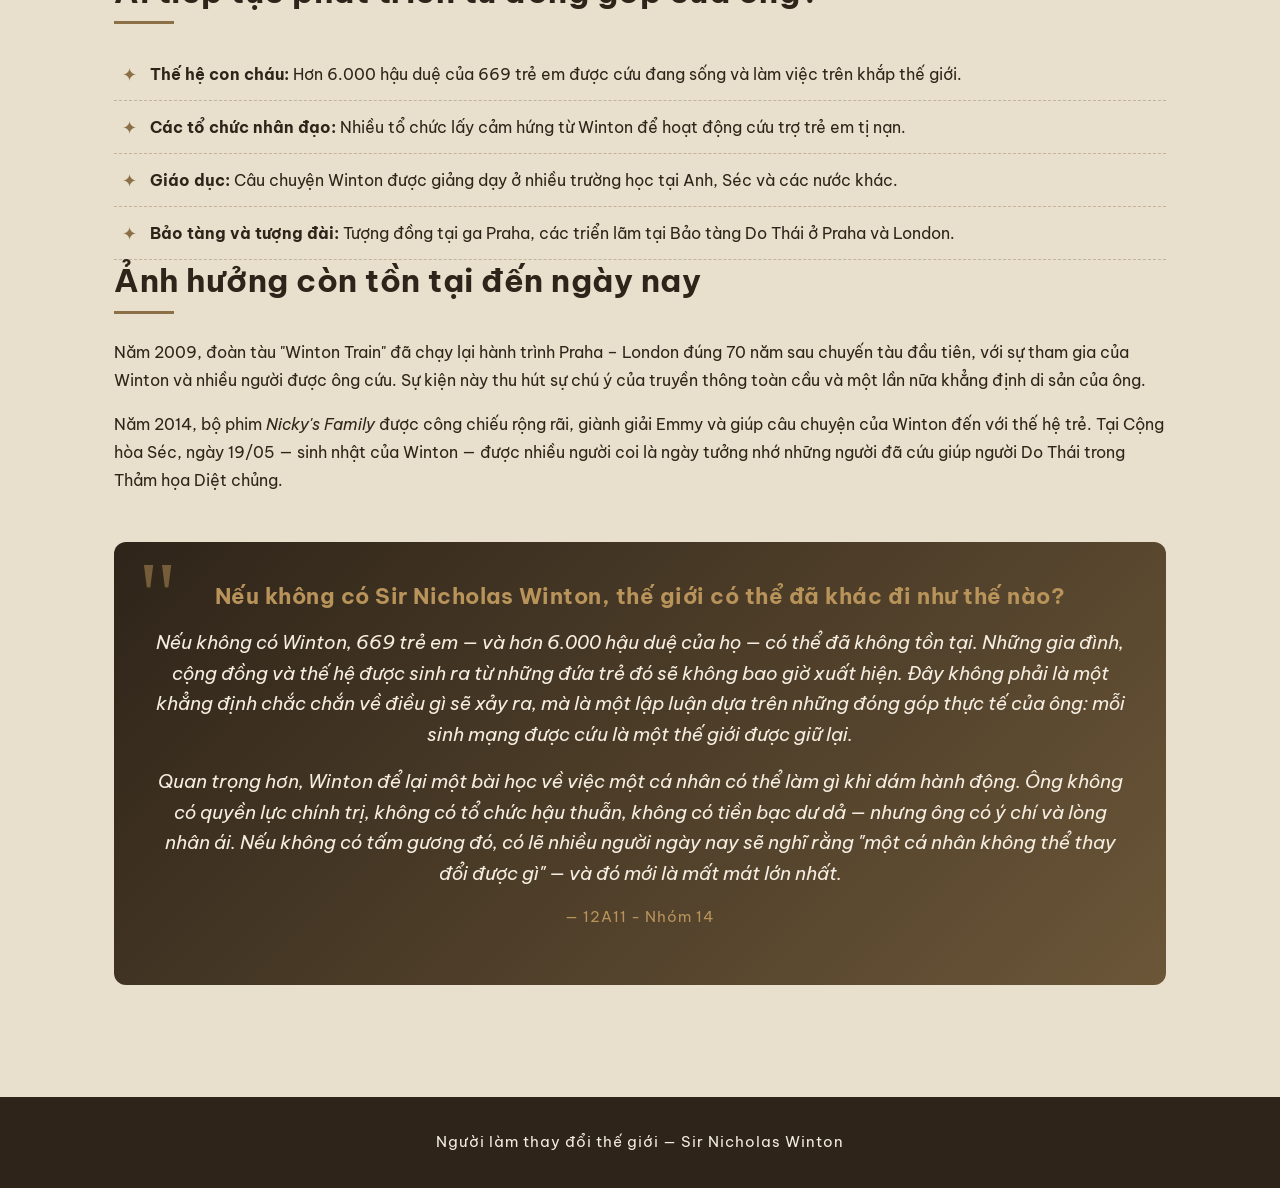
<file: tacdong.html>
<!--
FILE: tacdong.html - Tác động làm thay đổi thế giới
NHÓM: 12A11 - Nhóm 14 - Phạm Gia Khánh & Lữ Gia Bảo
-->
<!DOCTYPE html>
<html lang="vi">
<head>
  <meta charset="UTF-8">
  <meta name="viewport" content="width=device-width, initial-scale=1.0">
  <title>Tác động đến thế giới — Sir Nicholas Winton</title>
  <link rel="stylesheet" href="style.css">
  <link href="https://fonts.googleapis.com/css2?family=Be+Vietnam+Pro:wght@400;600;700&display=swap" rel="stylesheet">
</head>
<body>

  <audio id="bgMusic" loop preload="auto">
    <source src="assets/music/nhacnen.mp3" type="audio/mpeg">
  </audio>

  <header class="site-header">
    <div class="header-inner">
      <div class="site-logo">NICHOLAS <span>WINTON</span></div>
      <button class="menu-toggle" id="menuToggle" aria-label="Mở menu">
        <span></span><span></span><span></span>
      </button>
    </div>
  </header>

  <nav class="nav-overlay" id="navOverlay">
    <a href="index.html">Trang chủ</a>
    <a href="cuocdoi.html">Cuộc đời & Bối cảnh</a>
    <a href="hanhtrinh.html">Hành trình & Bước ngoặt</a>
    <a href="thanhtuu.html">Thành tựu nổi bật</a>
    <a href="thuthach.html">Khó khăn & Thử thách</a>
    <a href="tacdong.html" class="active">Tác động đến thế giới</a>
    <a href="disan_baihoc.html">Di sản & Bài học</a>
    <a href="thuvien_nguon.html">Thư viện & Nguồn</a>
    <button class="music-toggle-btn" id="musicToggle">🎵 Bật nhạc nền</button>
  </nav>

  <section style="padding-top: 60px;">
    <div class="container">
      <h1 style="text-align: center; margin-bottom: 12px;">Tác động đến thế giới</h1>
      <p style="text-align: center; font-style: italic; color: var(--slate); margin-bottom: 48px;">
        Sir Nicholas Winton đã làm thay đổi thế giới như thế nào?
      </p>

      <h2>Những thay đổi cụ thể</h2>
      <div class="card-grid">
        <div class="card">
          <h3>💗 669 sinh mạng được cứu</h3>
          <p>669 trẻ em — phần lớn là người Do Thái — đã thoát khỏi 
             Thảm họa Diệt chủng nhờ chiến dịch của Winton.</p>
        </div>

        <div class="card">
          <h3>🌳 Hơn 6.000 hậu duệ</h3>
          <p>Ngày nay, con cháu của những trẻ em được cứu sống trên khắp 
             thế giới — tạo nên một "gia đình Winton" đặc biệt.</p>
        </div>

        <div class="card">
          <h3>📚 Bài học về lòng nhân ái</h3>
          <p>Câu chuyện của Winton được đưa vào sách giáo dục ở nhiều 
             quốc gia, trở thành tấm gương về lòng nhân ái khiêm nhường.</p>
        </div>

        <div class="card">
          <h3>🎬 Truyền cảm hứng nghệ thuật</h3>
          <p>Phim tài liệu <em>Nicky's Family</em> (2011) đoạt giải Emmy, 
             cùng nhiều sách, phim và vở kịch về cuộc đời ông.</p>
        </div>
      </div>

      <!-- Ảnh 7: Poster phim Nicky's Family -->
      <div style="margin: 48px 0; text-align: center;">
        <img src="assets/images/nickys-family-poster.jpg" 
             alt="Poster phim tài liệu Nicky's Family" 
             style="max-width: 400px; margin: 0 auto; border-radius: 12px; box-shadow: 0 8px 24px rgba(46,36,25,0.2);">
        <p style="font-style: italic; color: var(--slate); margin-top: 12px; font-size: 0.9rem;">
          Poster phim tài liệu "Nicky's Family" (2011) — đoạt giải Emmy
        </p>
      </div>

      <h2>Ai tiếp tục phát triển từ đóng góp của ông?</h2>
      <ul class="styled-list">
        <li><strong>Thế hệ con cháu:</strong> Hơn 6.000 hậu duệ của 669 trẻ em 
            được cứu đang sống và làm việc trên khắp thế giới.</li>
        <li><strong>Các tổ chức nhân đạo:</strong> Nhiều tổ chức lấy cảm hứng 
            từ Winton để hoạt động cứu trợ trẻ em tị nạn.</li>
        <li><strong>Giáo dục:</strong> Câu chuyện Winton được giảng dạy ở nhiều 
            trường học tại Anh, Séc và các nước khác.</li>
        <li><strong>Bảo tàng và tượng đài:</strong> Tượng đồng tại ga Praha, 
            các triển lãm tại Bảo tàng Do Thái ở Praha và London.</li>
      </ul>

      <h2>Ảnh hưởng còn tồn tại đến ngày nay</h2>
      <p>
        Năm 2009, đoàn tàu "Winton Train" đã chạy lại hành trình Praha – London 
        đúng 70 năm sau chuyến tàu đầu tiên, với sự tham gia của Winton và 
        nhiều người được ông cứu. Sự kiện này thu hút sự chú ý của truyền thông 
        toàn cầu và một lần nữa khẳng định di sản của ông.
      </p>
      <p>
        Năm 2014, bộ phim <em>Nicky's Family</em> được công chiếu rộng rãi, 
        giành giải Emmy và giúp câu chuyện của Winton đến với thế hệ trẻ. 
        Tại Cộng hòa Séc, ngày 19/05 — sinh nhật của Winton — được nhiều người 
        coi là ngày tưởng nhớ những người đã cứu giúp người Do Thái trong 
        Thảm họa Diệt chủng.
      </p>

      <div class="quote-box" style="margin-top: 48px;">
        <h3 style="color: var(--highlight); margin-bottom: 16px;">
          Nếu không có Sir Nicholas Winton, thế giới có thể đã khác đi như thế nào?
        </h3>
        <p>
          Nếu không có Winton, 669 trẻ em — và hơn 6.000 hậu duệ của họ — 
          có thể đã không tồn tại. Những gia đình, cộng đồng và thế hệ 
          được sinh ra từ những đứa trẻ đó sẽ không bao giờ xuất hiện. 
          Đây không phải là một khẳng định chắc chắn về điều gì sẽ xảy ra, 
          mà là một lập luận dựa trên những đóng góp thực tế của ông: 
          mỗi sinh mạng được cứu là một thế giới được giữ lại.
        </p>
        <p>
          Quan trọng hơn, Winton để lại một bài học về việc một cá nhân 
          có thể làm gì khi dám hành động. Ông không có quyền lực chính trị, 
          không có tổ chức hậu thuẫn, không có tiền bạc dư dả — nhưng ông 
          có ý chí và lòng nhân ái. Nếu không có tấm gương đó, có lẽ nhiều 
          người ngày nay sẽ nghĩ rằng "một cá nhân không thể thay đổi được gì" — 
          và đó mới là mất mát lớn nhất.
        </p>
        <p class="author">— 12A11 - Nhóm 14</p>
      </div>

    </div>
  </section>

  <footer>
    <p>Người làm thay đổi thế giới — Sir Nicholas Winton</p>
  </footer>

  <script src="script.js"></script>
</body>
</html>
</file>
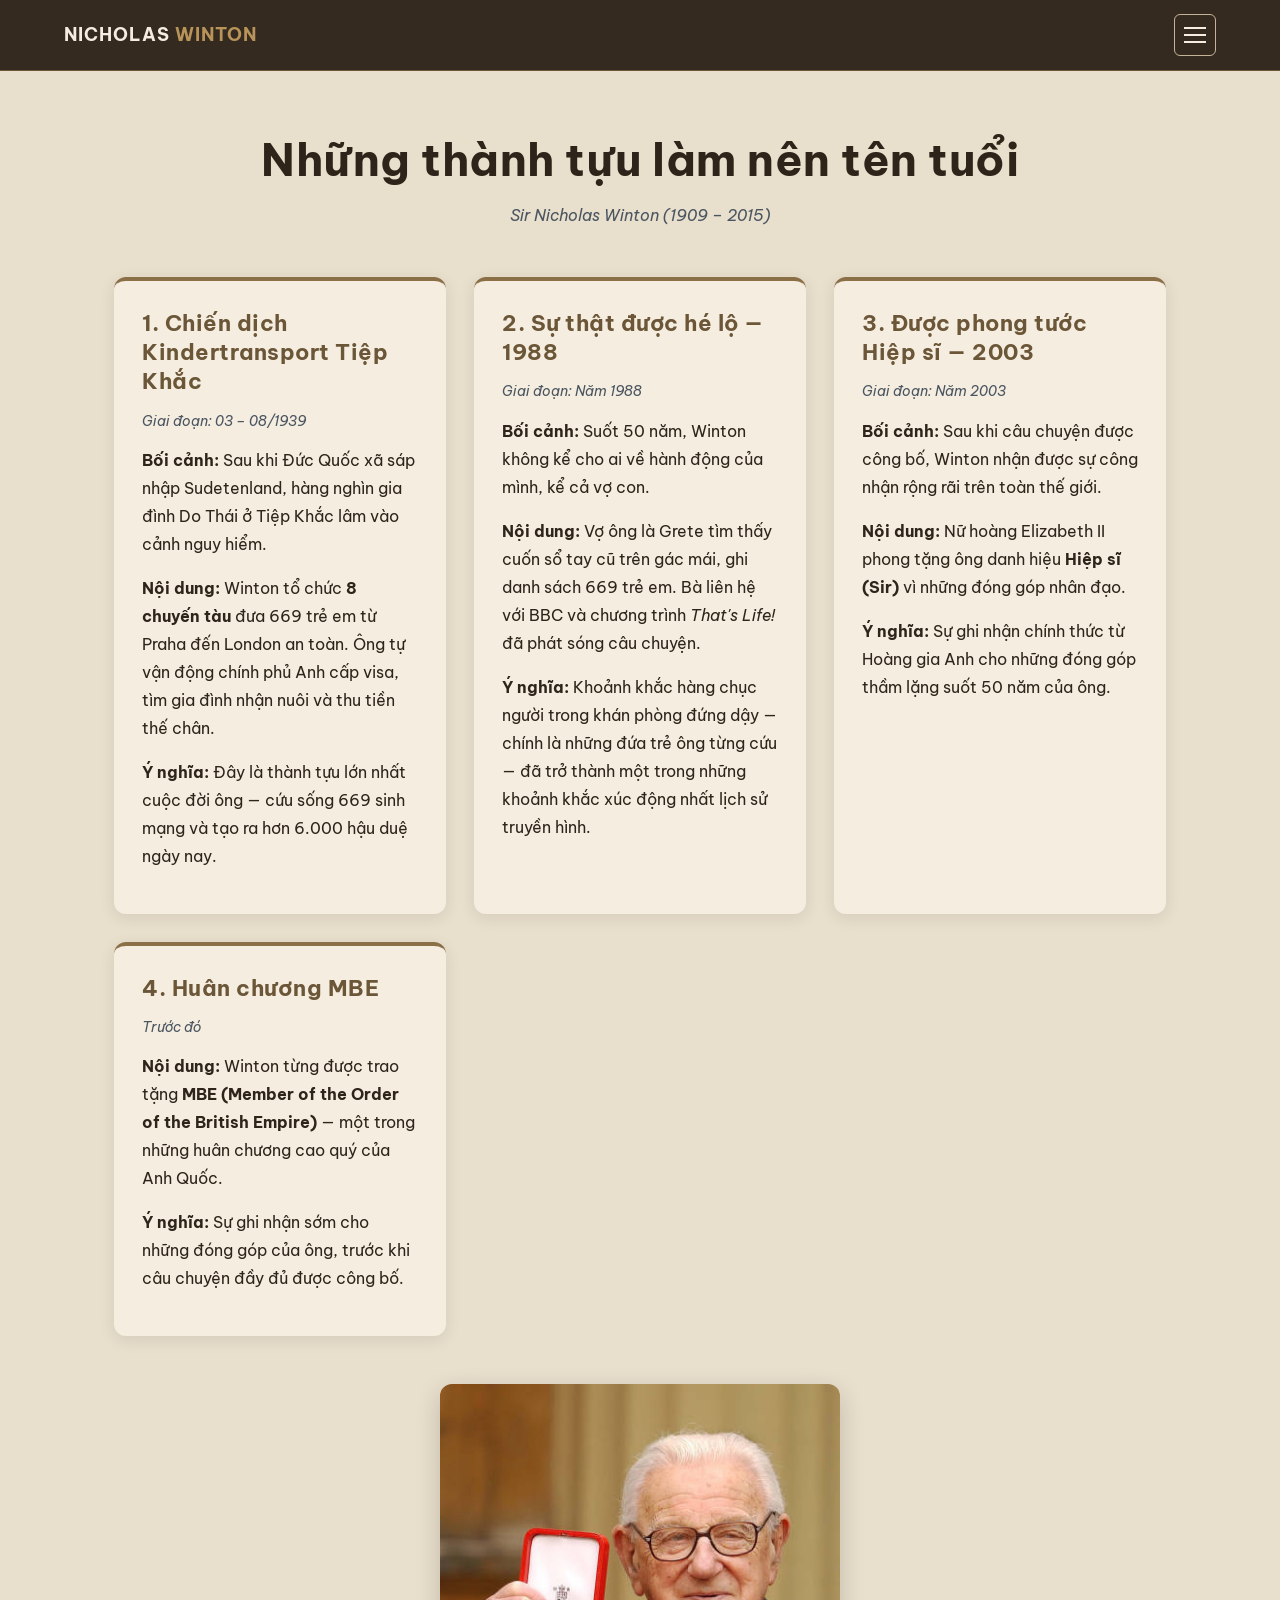
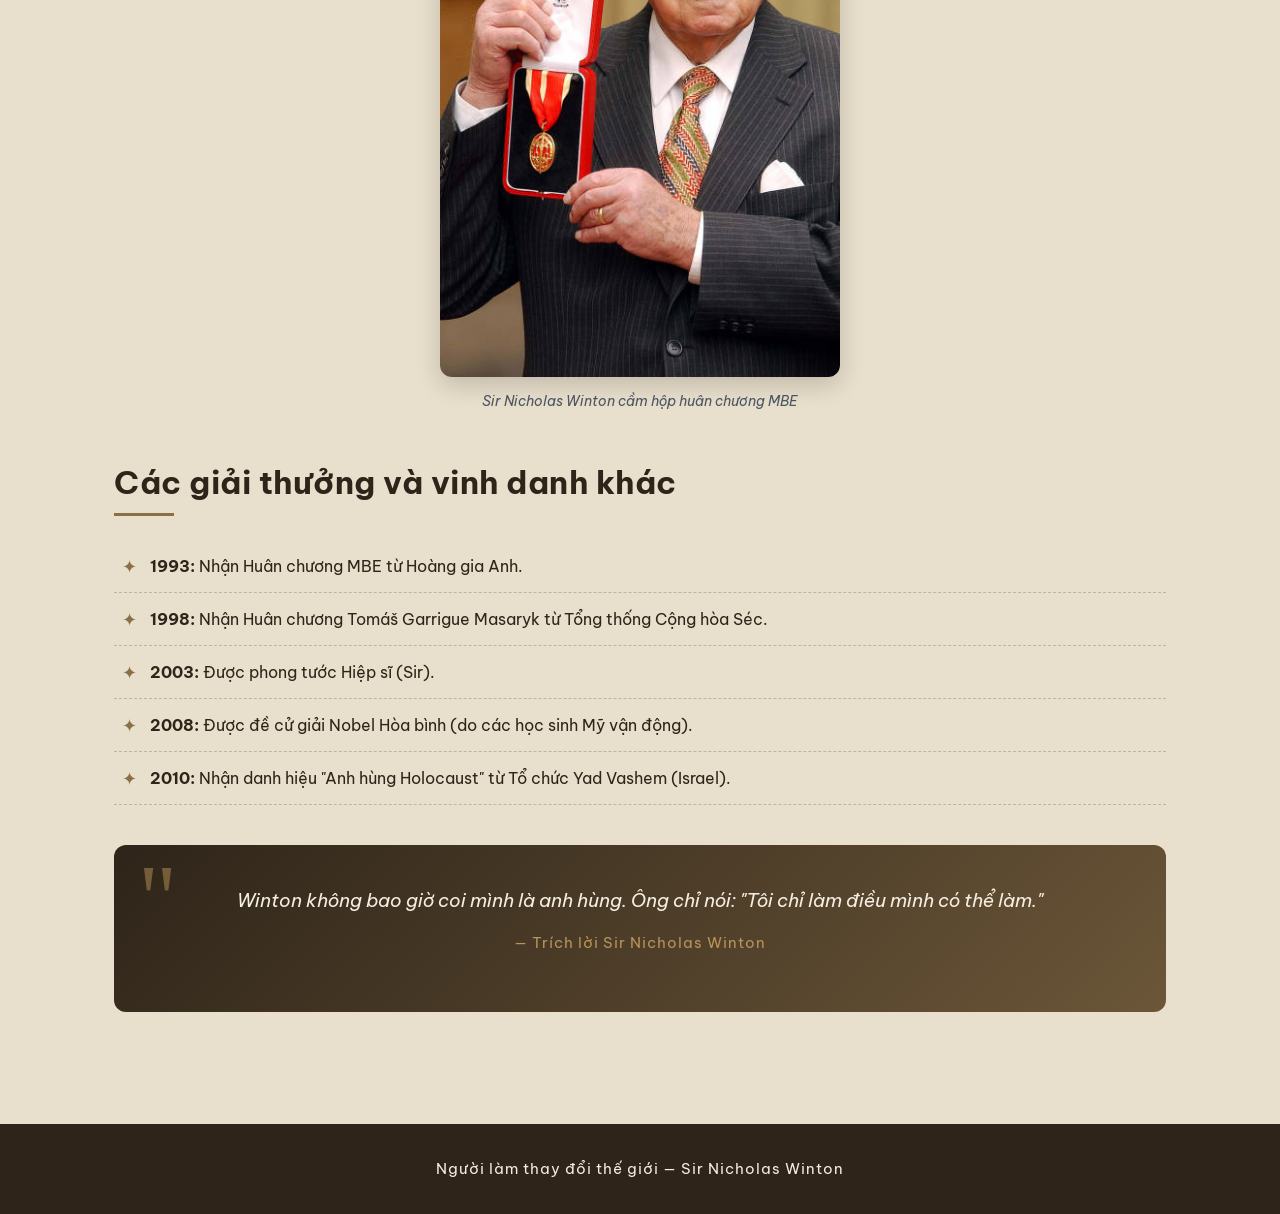
<file: thanhtuu.html>
<!--
FILE: thanhtuu.html - Thành tựu nổi bật
NHÓM: 12A11 - Nhóm 14 - Phạm Gia Khánh & Lữ Gia Bảo
-->
<!DOCTYPE html>
<html lang="vi">
<head>
  <meta charset="UTF-8">
  <meta name="viewport" content="width=device-width, initial-scale=1.0">
  <title>Thành tựu nổi bật — Sir Nicholas Winton</title>
  <link rel="stylesheet" href="style.css">
  <link href="https://fonts.googleapis.com/css2?family=Be+Vietnam+Pro:wght@400;600;700&display=swap" rel="stylesheet">
</head>
<body>

  <audio id="bgMusic" loop preload="auto">
    <source src="assets/music/nhacnen.mp3" type="audio/mpeg">
  </audio>

  <header class="site-header">
    <div class="header-inner">
      <div class="site-logo">NICHOLAS <span>WINTON</span></div>
      <button class="menu-toggle" id="menuToggle" aria-label="Mở menu">
        <span></span><span></span><span></span>
      </button>
    </div>
  </header>

  <nav class="nav-overlay" id="navOverlay">
    <a href="index.html">Trang chủ</a>
    <a href="cuocdoi.html">Cuộc đời & Bối cảnh</a>
    <a href="hanhtrinh.html">Hành trình & Bước ngoặt</a>
    <a href="thanhtuu.html" class="active">Thành tựu nổi bật</a>
    <a href="thuthach.html">Khó khăn & Thử thách</a>
    <a href="tacdong.html">Tác động đến thế giới</a>
    <a href="disan_baihoc.html">Di sản & Bài học</a>
    <a href="thuvien_nguon.html">Thư viện & Nguồn</a>
    <button class="music-toggle-btn" id="musicToggle">🎵 Bật nhạc nền</button>
  </nav>

  <section style="padding-top: 60px;">
    <div class="container">
      <h1 style="text-align: center; margin-bottom: 12px;">Những thành tựu làm nên tên tuổi</h1>
      <p style="text-align: center; font-style: italic; color: var(--slate); margin-bottom: 48px;">
        Sir Nicholas Winton (1909 – 2015)
      </p>

      <div class="card-grid">

        <div class="card">
          <h3>1. Chiến dịch Kindertransport Tiệp Khắc</h3>
          <p class="meta">Giai đoạn: 03 – 08/1939</p>
          <p><strong>Bối cảnh:</strong> Sau khi Đức Quốc xã sáp nhập Sudetenland, 
             hàng nghìn gia đình Do Thái ở Tiệp Khắc lâm vào cảnh nguy hiểm.</p>
          <p><strong>Nội dung:</strong> Winton tổ chức <strong>8 chuyến tàu</strong> 
             đưa 669 trẻ em từ Praha đến London an toàn. Ông tự vận động chính phủ Anh 
             cấp visa, tìm gia đình nhận nuôi và thu tiền thế chân.</p>
          <p><strong>Ý nghĩa:</strong> Đây là thành tựu lớn nhất cuộc đời ông — 
             cứu sống 669 sinh mạng và tạo ra hơn 6.000 hậu duệ ngày nay.</p>
        </div>

        <div class="card">
          <h3>2. Sự thật được hé lộ — 1988</h3>
          <p class="meta">Giai đoạn: Năm 1988</p>
          <p><strong>Bối cảnh:</strong> Suốt 50 năm, Winton không kể cho ai về 
             hành động của mình, kể cả vợ con.</p>
          <p><strong>Nội dung:</strong> Vợ ông là Grete tìm thấy cuốn sổ tay cũ 
             trên gác mái, ghi danh sách 669 trẻ em. Bà liên hệ với BBC và 
             chương trình <em>That's Life!</em> đã phát sóng câu chuyện.</p>
          <p><strong>Ý nghĩa:</strong> Khoảnh khắc hàng chục người trong khán phòng 
             đứng dậy — chính là những đứa trẻ ông từng cứu — đã trở thành 
             một trong những khoảnh khắc xúc động nhất lịch sử truyền hình.</p>
        </div>

        <div class="card">
          <h3>3. Được phong tước Hiệp sĩ — 2003</h3>
          <p class="meta">Giai đoạn: Năm 2003</p>
          <p><strong>Bối cảnh:</strong> Sau khi câu chuyện được công bố, 
             Winton nhận được sự công nhận rộng rãi trên toàn thế giới.</p>
          <p><strong>Nội dung:</strong> Nữ hoàng Elizabeth II phong tặng ông 
             danh hiệu <strong>Hiệp sĩ (Sir)</strong> vì những đóng góp nhân đạo.</p>
          <p><strong>Ý nghĩa:</strong> Sự ghi nhận chính thức từ Hoàng gia Anh 
             cho những đóng góp thầm lặng suốt 50 năm của ông.</p>
        </div>

        <div class="card">
          <h3>4. Huân chương MBE</h3>
          <p class="meta">Trước đó</p>
          <p><strong>Nội dung:</strong> Winton từng được trao tặng 
             <strong>MBE (Member of the Order of the British Empire)</strong> — 
             một trong những huân chương cao quý của Anh Quốc.</p>
          <p><strong>Ý nghĩa:</strong> Sự ghi nhận sớm cho những đóng góp của ông, 
             trước khi câu chuyện đầy đủ được công bố.</p>
        </div>

      </div>

      <!-- Ảnh 4: Winton cầm hộp huân chương MBE -->
      <div style="margin: 48px 0; text-align: center;">
        <img src="assets/images/winton-mbe-medal.jpg" 
             alt="Sir Nicholas Winton cầm hộp huân chương MBE" 
             style="max-width: 400px; margin: 0 auto; border-radius: 12px; box-shadow: 0 8px 24px rgba(46,36,25,0.2);">
        <p style="font-style: italic; color: var(--slate); margin-top: 12px; font-size: 0.9rem;">
          Sir Nicholas Winton cầm hộp huân chương MBE
        </p>
      </div>

      <h2>Các giải thưởng và vinh danh khác</h2>
      <ul class="styled-list">
        <li><strong>1993:</strong> Nhận Huân chương MBE từ Hoàng gia Anh.</li>
        <li><strong>1998:</strong> Nhận Huân chương Tomáš Garrigue Masaryk 
            từ Tổng thống Cộng hòa Séc.</li>
        <li><strong>2003:</strong> Được phong tước Hiệp sĩ (Sir).</li>
        <li><strong>2008:</strong> Được đề cử giải Nobel Hòa bình (do 
            các học sinh Mỹ vận động).</li>
        <li><strong>2010:</strong> Nhận danh hiệu "Anh hùng Holocaust" 
            từ Tổ chức Yad Vashem (Israel).</li>
      </ul>

      <div class="quote-box">
        <p>Winton không bao giờ coi mình là anh hùng. Ông chỉ nói: 
           "Tôi chỉ làm điều mình có thể làm."</p>
        <p class="author">— Trích lời Sir Nicholas Winton</p>
      </div>

    </div>
  </section>

  <footer>
    <p>Người làm thay đổi thế giới — Sir Nicholas Winton</p>
  </footer>

  <script src="script.js"></script>
</body>
</html>
</file>
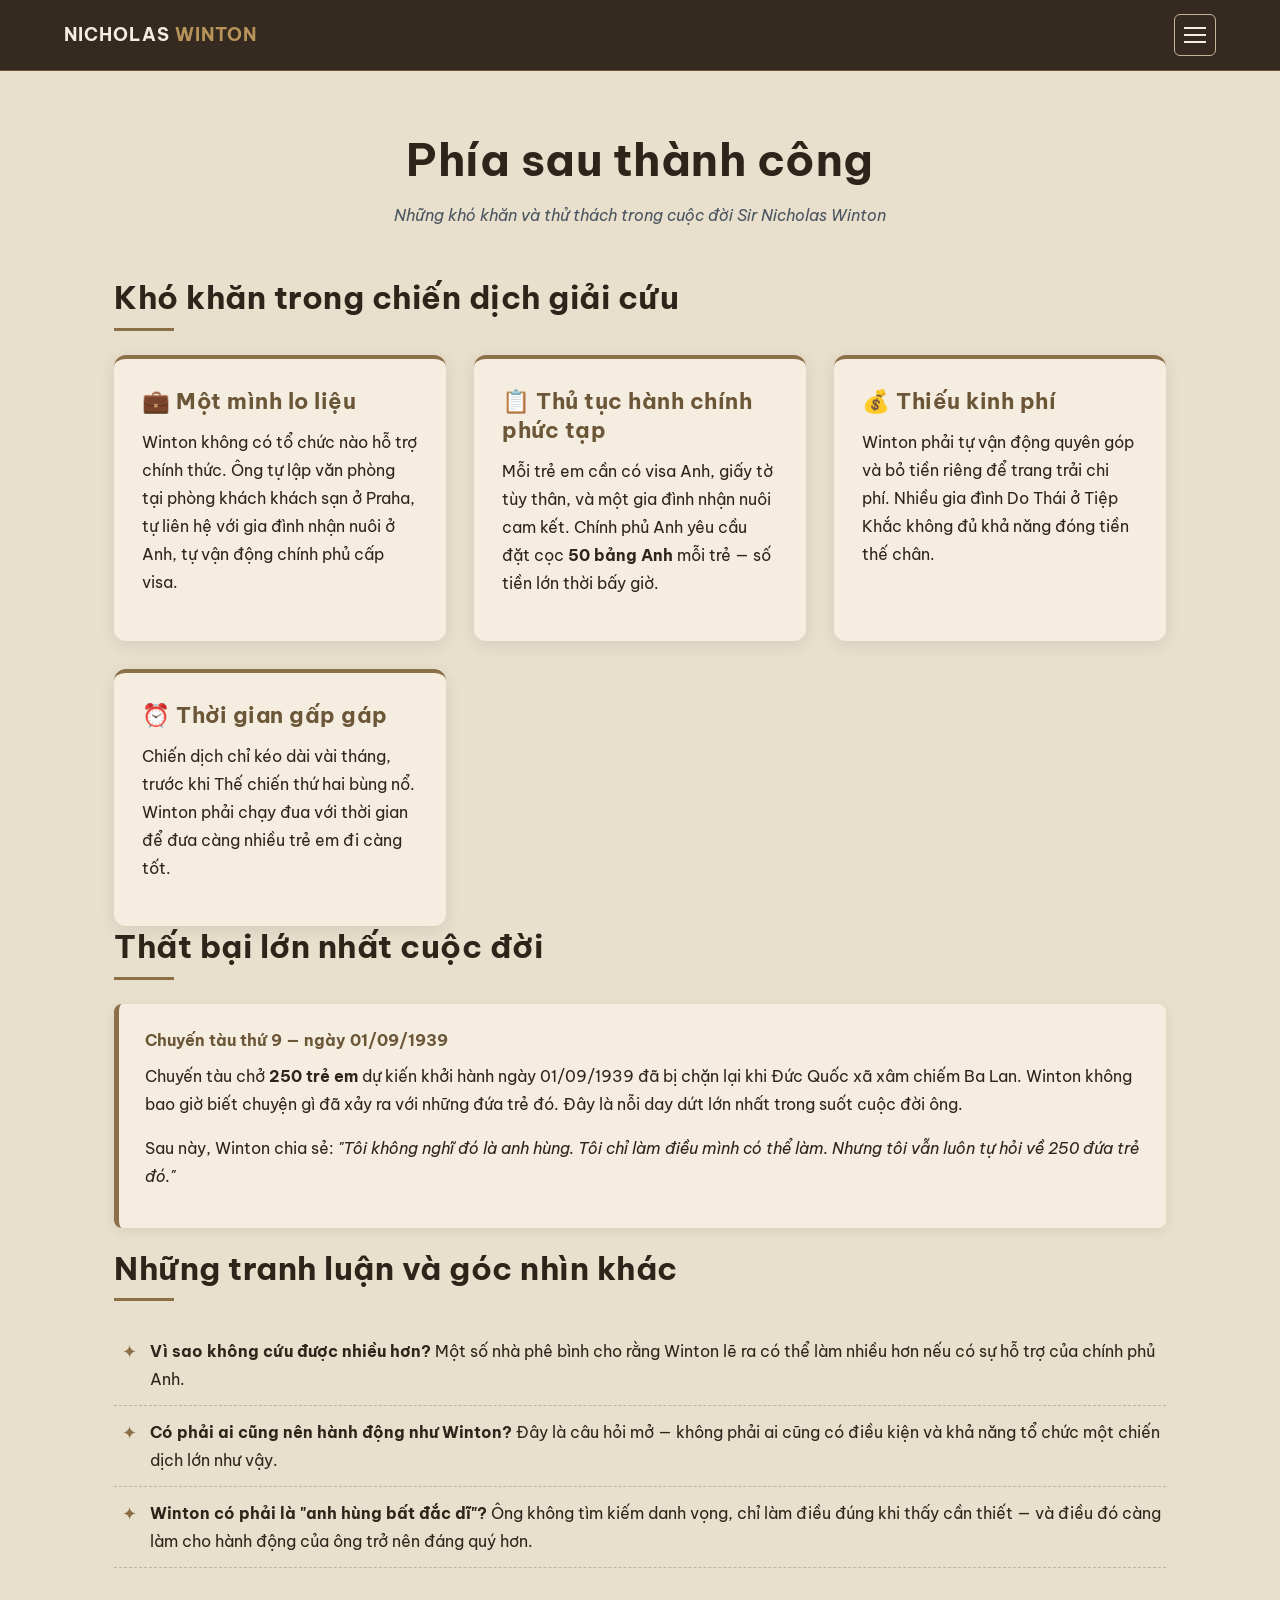
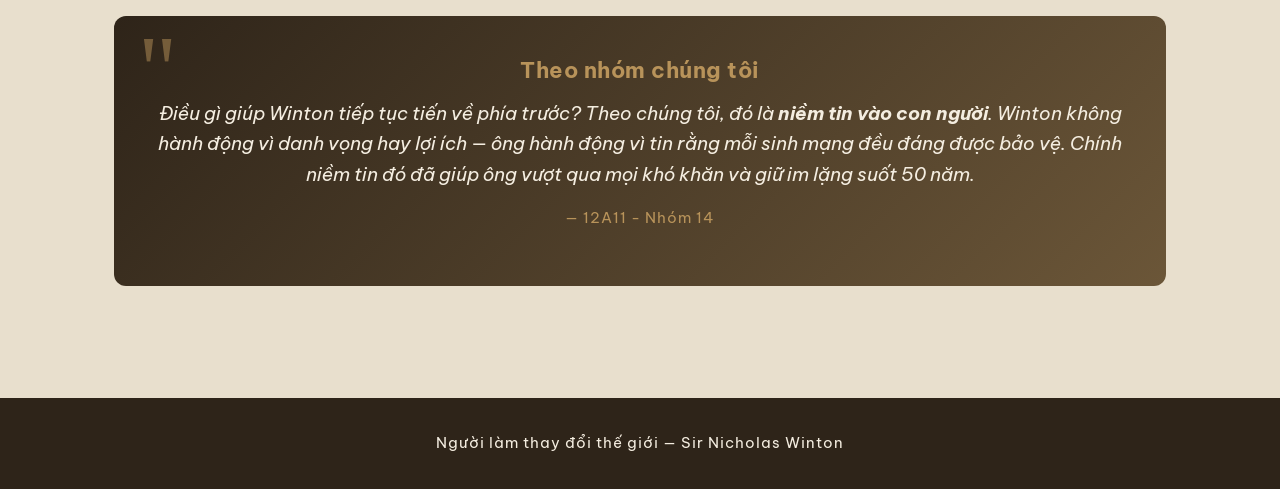
<file: thuthach.html>
<!--
FILE: thuthach.html - Khó khăn, thất bại và tranh luận
NHÓM: 12A11 - Nhóm 14 - Phạm Gia Khánh & Lữ Gia Bảo
-->
<!DOCTYPE html>
<html lang="vi">
<head>
  <meta charset="UTF-8">
  <meta name="viewport" content="width=device-width, initial-scale=1.0">
  <title>Khó khăn & Thử thách — Sir Nicholas Winton</title>
  <link rel="stylesheet" href="style.css">
  <link href="https://fonts.googleapis.com/css2?family=Be+Vietnam+Pro:wght@400;600;700&display=swap" rel="stylesheet">
</head>
<body>

  <audio id="bgMusic" loop preload="auto">
    <source src="assets/music/nhacnen.mp3" type="audio/mpeg">
  </audio>

  <header class="site-header">
    <div class="header-inner">
      <div class="site-logo">NICHOLAS <span>WINTON</span></div>
      <button class="menu-toggle" id="menuToggle" aria-label="Mở menu">
        <span></span><span></span><span></span>
      </button>
    </div>
  </header>

  <nav class="nav-overlay" id="navOverlay">
    <a href="index.html">Trang chủ</a>
    <a href="cuocdoi.html">Cuộc đời & Bối cảnh</a>
    <a href="hanhtrinh.html">Hành trình & Bước ngoặt</a>
    <a href="thanhtuu.html">Thành tựu nổi bật</a>
    <a href="thuthach.html" class="active">Khó khăn & Thử thách</a>
    <a href="tacdong.html">Tác động đến thế giới</a>
    <a href="disan_baihoc.html">Di sản & Bài học</a>
    <a href="thuvien_nguon.html">Thư viện & Nguồn</a>
    <button class="music-toggle-btn" id="musicToggle">🎵 Bật nhạc nền</button>
  </nav>

  <section style="padding-top: 60px;">
    <div class="container">
      <h1 style="text-align: center; margin-bottom: 12px;">Phía sau thành công</h1>
      <p style="text-align: center; font-style: italic; color: var(--slate); margin-bottom: 48px;">
        Những khó khăn và thử thách trong cuộc đời Sir Nicholas Winton
      </p>

      <h2>Khó khăn trong chiến dịch giải cứu</h2>
      <div class="card-grid">
        <div class="card">
          <h3>💼 Một mình lo liệu</h3>
          <p>Winton không có tổ chức nào hỗ trợ chính thức. Ông tự lập văn phòng 
             tại phòng khách khách sạn ở Praha, tự liên hệ với gia đình nhận nuôi 
             ở Anh, tự vận động chính phủ cấp visa.</p>
        </div>

        <div class="card">
          <h3>📋 Thủ tục hành chính phức tạp</h3>
          <p>Mỗi trẻ em cần có visa Anh, giấy tờ tùy thân, và một gia đình nhận nuôi 
             cam kết. Chính phủ Anh yêu cầu đặt cọc <strong>50 bảng Anh</strong> 
             mỗi trẻ — số tiền lớn thời bấy giờ.</p>
        </div>

        <div class="card">
          <h3>💰 Thiếu kinh phí</h3>
          <p>Winton phải tự vận động quyên góp và bỏ tiền riêng để trang trải 
             chi phí. Nhiều gia đình Do Thái ở Tiệp Khắc không đủ khả năng 
             đóng tiền thế chân.</p>
        </div>

        <div class="card">
          <h3>⏰ Thời gian gấp gáp</h3>
          <p>Chiến dịch chỉ kéo dài vài tháng, trước khi Thế chiến thứ hai 
             bùng nổ. Winton phải chạy đua với thời gian để đưa càng nhiều 
             trẻ em đi càng tốt.</p>
        </div>
      </div>

      <h2>Thất bại lớn nhất cuộc đời</h2>
      <div class="personal-note">
        <span class="author">Chuyến tàu thứ 9 — ngày 01/09/1939</span>
        <p>Chuyến tàu chở <strong>250 trẻ em</strong> dự kiến khởi hành ngày 
           01/09/1939 đã bị chặn lại khi Đức Quốc xã xâm chiếm Ba Lan. 
           Winton không bao giờ biết chuyện gì đã xảy ra với những đứa trẻ đó. 
           Đây là nỗi day dứt lớn nhất trong suốt cuộc đời ông.</p>
        <p>Sau này, Winton chia sẻ: <em>"Tôi không nghĩ đó là anh hùng. 
           Tôi chỉ làm điều mình có thể làm. Nhưng tôi vẫn luôn tự hỏi 
           về 250 đứa trẻ đó."</em></p>
      </div>

      <h2>Những tranh luận và góc nhìn khác</h2>
      <ul class="styled-list">
        <li><strong>Vì sao không cứu được nhiều hơn?</strong> Một số nhà phê bình 
            cho rằng Winton lẽ ra có thể làm nhiều hơn nếu có sự hỗ trợ của 
            chính phủ Anh.</li>
        <li><strong>Có phải ai cũng nên hành động như Winton?</strong> Đây là 
            câu hỏi mở — không phải ai cũng có điều kiện và khả năng tổ chức 
            một chiến dịch lớn như vậy.</li>
        <li><strong>Winton có phải là "anh hùng bất đắc dĩ"?</strong> Ông không 
            tìm kiếm danh vọng, chỉ làm điều đúng khi thấy cần thiết — 
            và điều đó càng làm cho hành động của ông trở nên đáng quý hơn.</li>
      </ul>

      <div class="quote-box" style="margin-top: 48px;">
        <h3 style="color: var(--highlight); margin-bottom: 12px;">Theo nhóm chúng tôi</h3>
        <p>Điều gì giúp Winton tiếp tục tiến về phía trước? Theo chúng tôi, 
           đó là <strong>niềm tin vào con người</strong>. Winton không hành động 
           vì danh vọng hay lợi ích — ông hành động vì tin rằng mỗi sinh mạng 
           đều đáng được bảo vệ. Chính niềm tin đó đã giúp ông vượt qua mọi 
           khó khăn và giữ im lặng suốt 50 năm.</p>
        <p class="author">— 12A11 - Nhóm 14</p>
      </div>

    </div>
  </section>

  <footer>
    <p>Người làm thay đổi thế giới — Sir Nicholas Winton</p>
  </footer>

  <script src="script.js"></script>
</body>
</html>
</file>
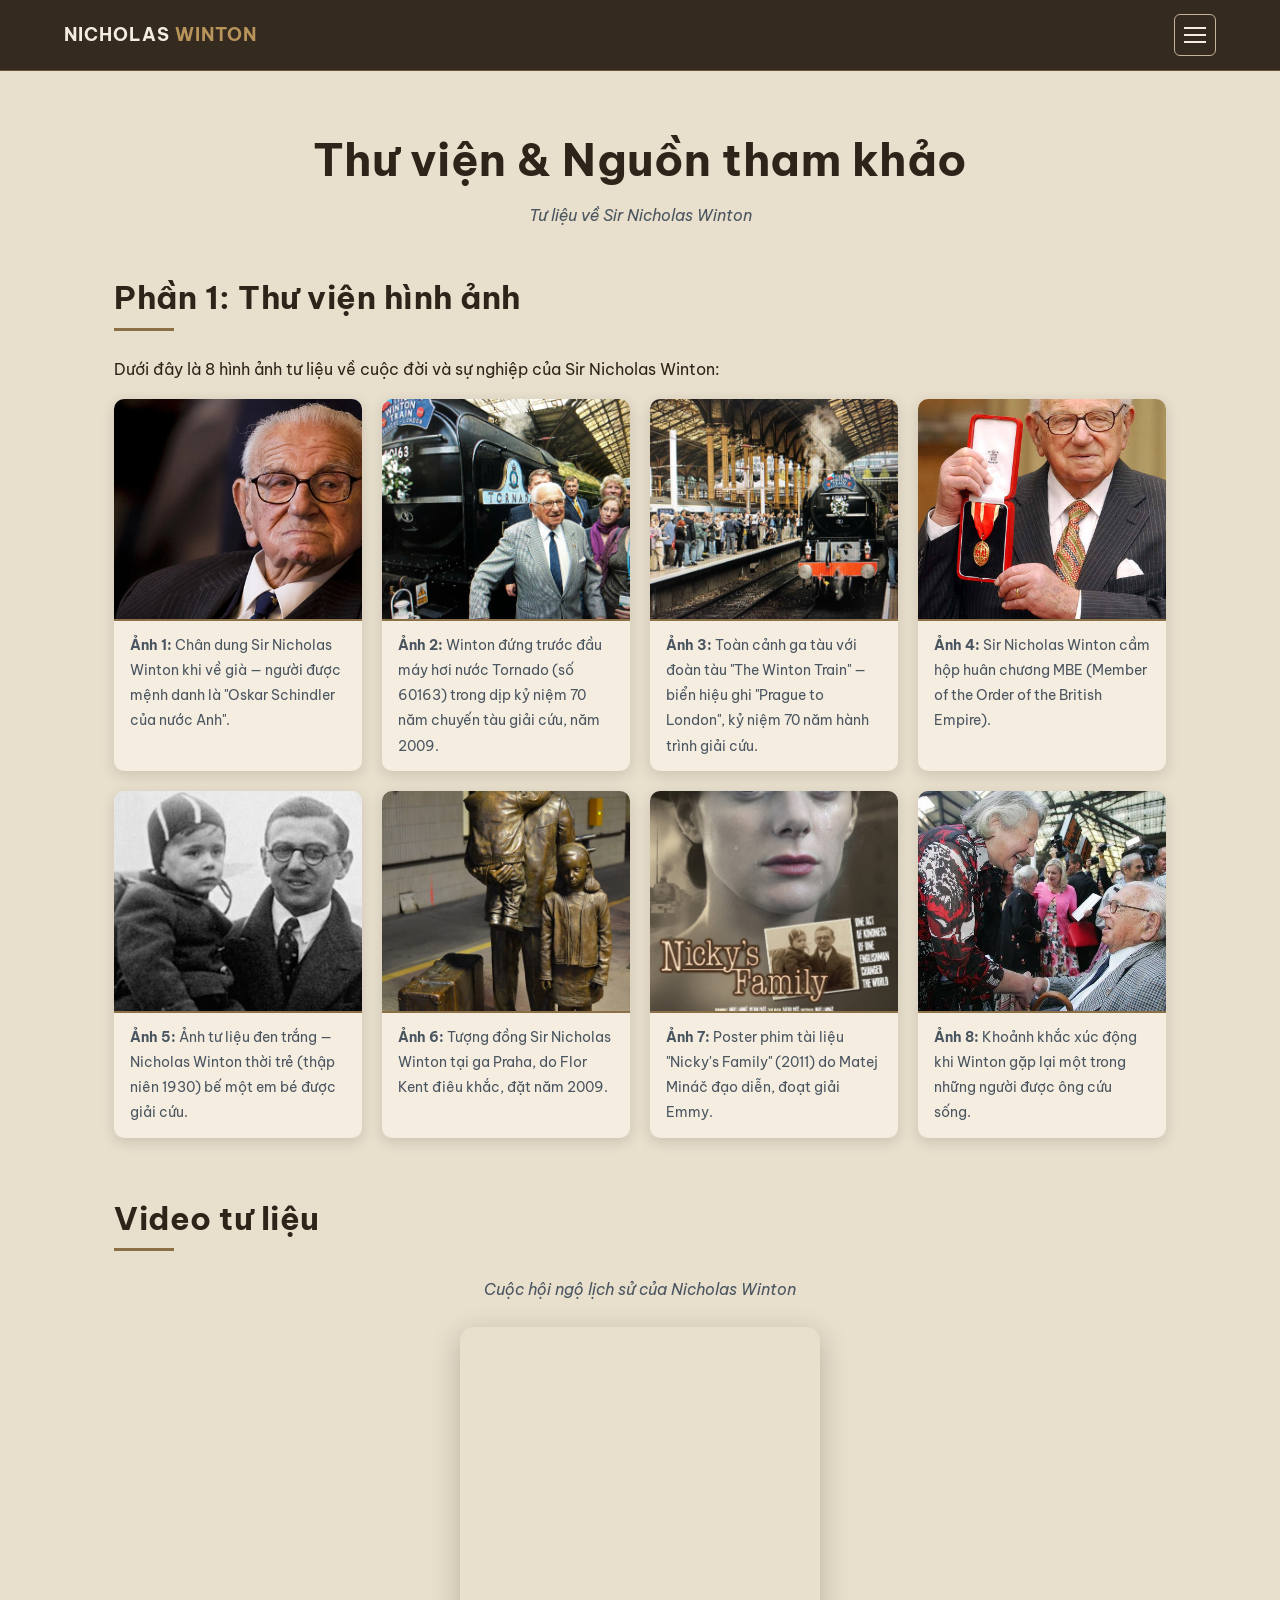
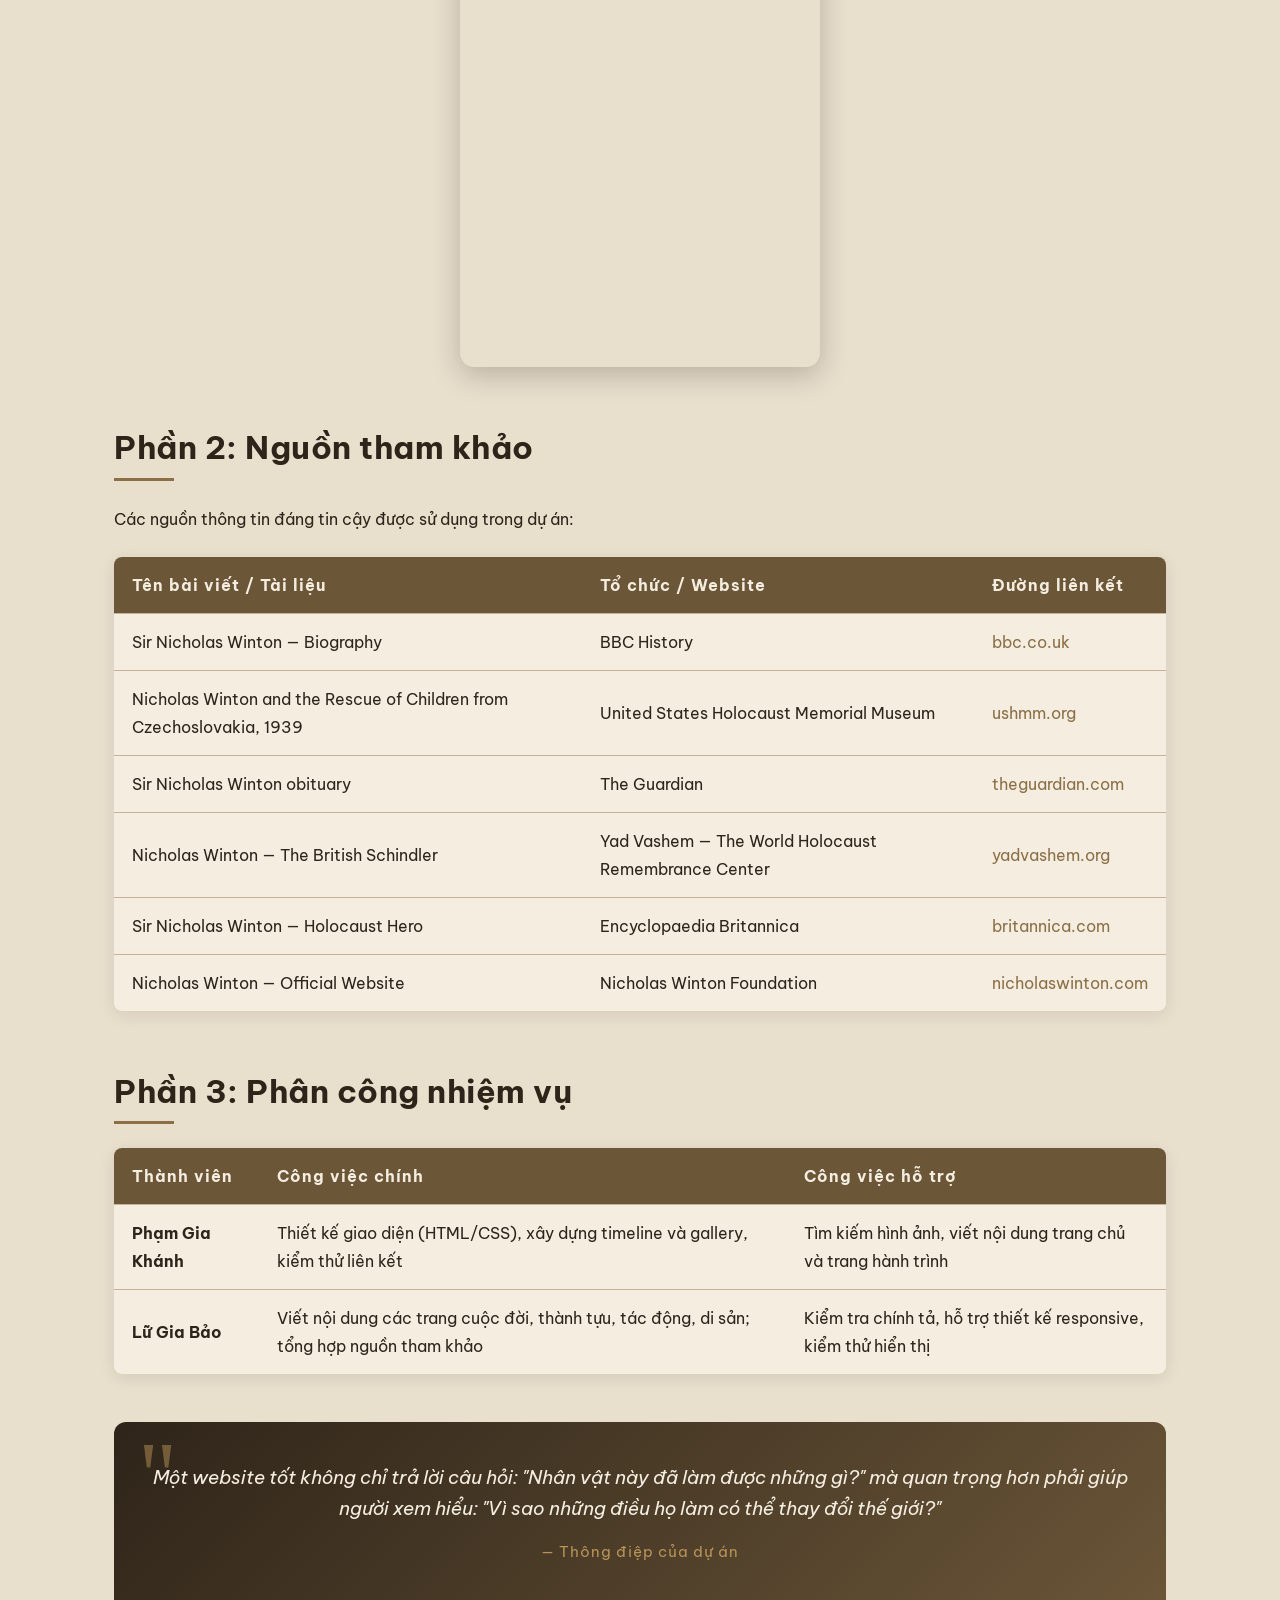
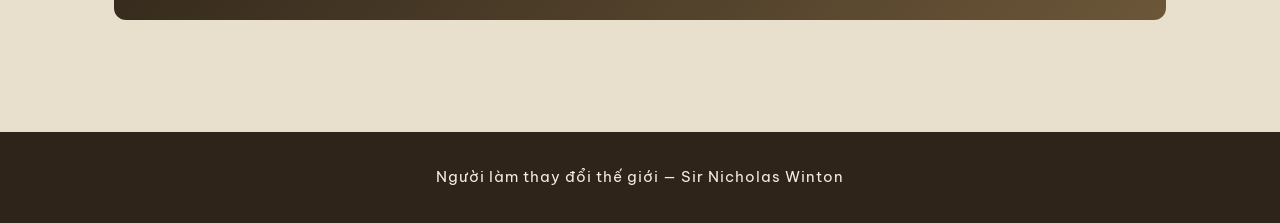
<file: thuvien_nguon.html>
<!--
FILE: thuvien_nguon.html - Thư viện hình ảnh, video và nguồn tham khảo
NHÓM: 12A11 - Nhóm 14 - Phạm Gia Khánh & Lữ Gia Bảo
-->
<!DOCTYPE html>
<html lang="vi">
<head>
  <meta charset="UTF-8">
  <meta name="viewport" content="width=device-width, initial-scale=1.0">
  <title>Thư viện & Nguồn — Sir Nicholas Winton</title>
  <link rel="stylesheet" href="style.css">
  <link href="https://fonts.googleapis.com/css2?family=Be+Vietnam+Pro:wght@400;600;700&display=swap" rel="stylesheet">
</head>
<body>
 
  <audio id="bgMusic" loop preload="auto">
    <source src="assets/music/nhacnen.mp3" type="audio/mpeg">
  </audio>

  <header class="site-header">
    <div class="header-inner">
      <div class="site-logo">NICHOLAS <span>WINTON</span></div>
      <button class="menu-toggle" id="menuToggle" aria-label="Mở menu">
        <span></span><span></span><span></span>
      </button>
    </div>
  </header>

  <nav class="nav-overlay" id="navOverlay">
    <a href="index.html">Trang chủ</a>
    <a href="cuocdoi.html">Cuộc đời & Bối cảnh</a>
    <a href="hanhtrinh.html">Hành trình & Bước ngoặt</a>
    <a href="thanhtuu.html">Thành tựu nổi bật</a>
    <a href="thuthach.html">Khó khăn & Thử thách</a>
    <a href="tacdong.html">Tác động đến thế giới</a>
    <a href="disan_baihoc.html">Di sản & Bài học</a>
    <a href="thuvien_nguon.html" class="active">Thư viện & Nguồn</a>
    <button class="music-toggle-btn" id="musicToggle">🎵 Bật nhạc nền</button>
  </nav>

  <section style="padding-top: 60px;">
    <div class="container">
      <h1 style="text-align: center; margin-bottom: 12px;">Thư viện & Nguồn tham khảo</h1>
      <p style="text-align: center; font-style: italic; color: var(--slate); margin-bottom: 48px;">
        Tư liệu về Sir Nicholas Winton
      </p>

      <!-- PHẦN 1: THƯ VIỆN -->
      <h2>Phần 1: Thư viện hình ảnh</h2>
      <p>Dưới đây là 8 hình ảnh tư liệu về cuộc đời và sự nghiệp của Sir Nicholas Winton:</p>

      <div class="gallery">
        <div class="gallery-item">
          <!-- Ảnh 1: Chân dung Winton -->
          <img src="assets/images/winton-portrait.jpg" alt="Chân dung Sir Nicholas Winton">
          <div class="gallery-caption">
            <strong>Ảnh 1:</strong> Chân dung Sir Nicholas Winton khi về già — 
            người được mệnh danh là "Oskar Schindler của nước Anh".
          </div>
        </div>

        <div class="gallery-item">
          <!-- Ảnh 2: Winton trước đầu máy Tornado -->
          <img src="assets/images/winton-train-tornado.jpg" alt="Winton trước đầu máy Tornado">
          <div class="gallery-caption">
            <strong>Ảnh 2:</strong> Winton đứng trước đầu máy hơi nước Tornado 
            (số 60163) trong dịp kỷ niệm 70 năm chuyến tàu giải cứu, năm 2009.
          </div>
        </div>

        <div class="gallery-item">
          <!-- Ảnh 3: Toàn cảnh ga tàu Winton Train -->
          <img src="assets/images/winton-train-station.jpg" alt="Toàn cảnh ga tàu Winton Train">
          <div class="gallery-caption">
            <strong>Ảnh 3:</strong> Toàn cảnh ga tàu với đoàn tàu "The Winton Train" — 
            biển hiệu ghi "Prague to London", kỷ niệm 70 năm hành trình giải cứu.
          </div>
        </div>

        <div class="gallery-item">
          <!-- Ảnh 4: Winton cầm hộp huân chương MBE -->
          <img src="assets/images/winton-mbe-medal.jpg" alt="Winton cầm hộp huân chương MBE">
          <div class="gallery-caption">
            <strong>Ảnh 4:</strong> Sir Nicholas Winton cầm hộp huân chương 
            MBE (Member of the Order of the British Empire).
          </div>
        </div>

        <div class="gallery-item">
          <!-- Ảnh 5: Winton thời trẻ -->
          <img src="assets/images/winton-young-1939.jpg" alt="Winton thời trẻ">
          <div class="gallery-caption">
            <strong>Ảnh 5:</strong> Ảnh tư liệu đen trắng — Nicholas Winton 
            thời trẻ (thập niên 1930) bế một em bé được giải cứu.
          </div>
        </div>

        <div class="gallery-item">
          <!-- Ảnh 6: Tượng đồng tại Praha -->
          <img src="assets/images/winton-statue-prague.jpg" alt="Tượng đồng tại Praha">
          <div class="gallery-caption">
            <strong>Ảnh 6:</strong> Tượng đồng Sir Nicholas Winton tại ga Praha, 
            do Flor Kent điêu khắc, đặt năm 2009.
          </div>
        </div>

        <div class="gallery-item">
          <!-- Ảnh 7: Poster phim Nicky's Family -->
          <img src="assets/images/nickys-family-poster.jpg" alt="Poster phim Nicky's Family">
          <div class="gallery-caption">
            <strong>Ảnh 7:</strong> Poster phim tài liệu "Nicky's Family" (2011) 
            do Matej Mináč đạo diễn, đoạt giải Emmy.
          </div>
        </div>

        <div class="gallery-item">
          <!-- Ảnh 8: Winton gặp lại người được cứu -->
          <img src="assets/images/winton-reunion.jpg" alt="Winton gặp lại người được cứu">
          <div class="gallery-caption">
            <strong>Ảnh 8:</strong> Khoảnh khắc xúc động khi Winton gặp lại 
            một trong những người được ông cứu sống.
          </div>
        </div>
      </div>

      <!-- VIDEO -->
      <h2 style="margin-top: 60px;">Video tư liệu</h2>
      <p class="video-caption">Cuộc hội ngộ lịch sử của Nicholas Winton</p>
      <div class="video-shorts-wrapper">
        <!-- Video: CUỘC HỘI NGỘ LỊCH SỬ CỦA NICHOLAS WINTON -->
        <!-- Nguồn: https://youtube.com/shorts/i01zWdamT_c -->
        <iframe 
          src="https://www.youtube.com/embed/i01zWdamT_c"
          title="CUỘC HỘI NGỘ LỊCH SỬ CỦA NICHOLAS WINTON"
          frameborder="0"
          allow="accelerometer; autoplay; clipboard-write; encrypted-media; gyroscope; picture-in-picture"
          allowfullscreen>
        </iframe>
      </div>

      <!-- PHẦN 2: NGUỒN THAM KHẢO -->
      <h2 style="margin-top: 60px;">Phần 2: Nguồn tham khảo</h2>
      <p>Các nguồn thông tin đáng tin cậy được sử dụng trong dự án:</p>

      <table>
        <thead>
          <tr>
            <th>Tên bài viết / Tài liệu</th>
            <th>Tổ chức / Website</th>
            <th>Đường liên kết</th>
          </tr>
        </thead>
        <tbody>
          <tr>
            <td>Sir Nicholas Winton — Biography</td>
            <td>BBC History</td>
            <td><a href="https://www.bbc.co.uk/history/people/nicholas_winton" target="_blank" rel="noopener">bbc.co.uk</a></td>
          </tr>
          <tr>
            <td>Nicholas Winton and the Rescue of Children from Czechoslovakia, 1939</td>
            <td>United States Holocaust Memorial Museum</td>
            <td><a href="https://encyclopedia.ushmm.org/content/en/article/nicholas-winton-and-the-rescue-of-children-from-czechoslovakia-1939" target="_blank" rel="noopener">ushmm.org</a></td>
          </tr>
          <tr>
            <td>Sir Nicholas Winton obituary</td>
            <td>The Guardian</td>
            <td><a href="https://www.theguardian.com/world/2015/jul/01/sir-nicholas-winton" target="_blank" rel="noopener">theguardian.com</a></td>
          </tr>
          <tr>
            <td>Nicholas Winton — The British Schindler</td>
            <td>Yad Vashem — The World Holocaust Remembrance Center</td>
            <td><a href="https://www.yadvashem.org/righteous/stories/winton.html" target="_blank" rel="noopener">yadvashem.org</a></td>
          </tr>
          <tr>
            <td>Sir Nicholas Winton — Holocaust Hero</td>
            <td>Encyclopaedia Britannica</td>
            <td><a href="https://www.britannica.com/biography/Nicholas-Winton" target="_blank" rel="noopener">britannica.com</a></td>
          </tr>
          <tr>
            <td>Nicholas Winton — Official Website</td>
            <td>Nicholas Winton Foundation</td>
            <td><a href="https://www.nicholaswinton.com/" target="_blank" rel="noopener">nicholaswinton.com</a></td>
          </tr>
        </tbody>
      </table>

      <!-- PHẦN 3: PHÂN CÔNG NHIỆM VỤ -->
      <h2 style="margin-top: 60px;">Phần 3: Phân công nhiệm vụ</h2>
      <table>
        <thead>
          <tr>
            <th>Thành viên</th>
            <th>Công việc chính</th>
            <th>Công việc hỗ trợ</th>
          </tr>
        </thead>
        <tbody>
          <tr>
            <td><strong>Phạm Gia Khánh</strong></td>
            <td>Thiết kế giao diện (HTML/CSS), xây dựng timeline và gallery, kiểm thử liên kết</td>
            <td>Tìm kiếm hình ảnh, viết nội dung trang chủ và trang hành trình</td>
          </tr>
          <tr>
            <td><strong>Lữ Gia Bảo</strong></td>
            <td>Viết nội dung các trang cuộc đời, thành tựu, tác động, di sản; tổng hợp nguồn tham khảo</td>
            <td>Kiểm tra chính tả, hỗ trợ thiết kế responsive, kiểm thử hiển thị</td>
          </tr>
        </tbody>
      </table>

      <div class="quote-box" style="margin-top: 48px;">
        <p>Một website tốt không chỉ trả lời câu hỏi: "Nhân vật này đã làm được những gì?" 
           mà quan trọng hơn phải giúp người xem hiểu: "Vì sao những điều họ làm 
           có thể thay đổi thế giới?"</p>
        <p class="author">— Thông điệp của dự án</p>
      </div>

    </div>
  </section>

  <footer>
    <p>Người làm thay đổi thế giới — Sir Nicholas Winton</p>
  </footer>

  <script src="script.js"></script>
</body>
</html>
</file>
<file: style.css>
/*
============================================================
DỰ ÁN: Những con người làm thay đổi thế giới
NHÂN VẬT: Sir Nicholas Winton (1909-2015)
NHÓM: 12A11 - Nhóm 14 - Phạm Gia Khánh & Lữ Gia Bảo
FILE: style.css - Định dạng chung toàn website
============================================================
*/

/* ---------- BIẾN MÀU (Vintage Sepia) ---------- */
:root {
  --sepia-dark: #2e2419;
  --sepia-mid: #6b5638;
  --sepia-light: #c4b299;
  --cream: #f4ede0;
  --cream-dark: #e8dfcd;
  --slate: #4a5560;
  --black: #1a1a1a;
  --accent: #8b6f47;
  --highlight: #b8935a;
}

/* ---------- RESET ---------- */
* {
  margin: 0;
  padding: 0;
  box-sizing: border-box;
}

html {
  scroll-behavior: smooth;
}

body {
  font-family: 'Be Vietnam Pro', 'Georgia', 'Times New Roman', serif;
  background-color: var(--cream);
  color: var(--sepia-dark);
  line-height: 1.75;
  overflow-x: hidden;
}

/* ---------- CONTAINER ---------- */
.container {
  max-width: 1100px;
  margin: 0 auto;
  padding: 0 24px;
}

/* ---------- TIÊU ĐỀ ---------- */
h1, h2, h3, h4 {
  font-family: 'Be Vietnam Pro', 'Georgia', serif;
  color: var(--sepia-dark);
  letter-spacing: 0.5px;
  line-height: 1.3;
}

h1 { font-size: 2.8rem; margin-bottom: 16px; }
h2 { font-size: 2rem; margin-bottom: 24px; position: relative; padding-bottom: 12px; }
h2::after {
  content: '';
  position: absolute;
  bottom: 0;
  left: 0;
  width: 60px;
  height: 3px;
  background-color: var(--accent);
}
h3 { font-size: 1.4rem; margin-bottom: 12px; color: var(--sepia-mid); }

p { margin-bottom: 16px; }

a {
  color: var(--accent);
  text-decoration: none;
  transition: color 0.3s ease;
}
a:hover { color: var(--highlight); text-decoration: underline; }

img {
  max-width: 100%;
  height: auto;
  display: block;
}

/* ============================================================
   HEADER + MENU HAMBURGER
   ============================================================ */
.site-header {
  position: sticky;
  top: 0;
  z-index: 1000;
  background-color: rgba(46, 36, 25, 0.97);
  backdrop-filter: blur(6px);
  border-bottom: 1px solid var(--sepia-mid);
}

.header-inner {
  max-width: 1200px;
  margin: 0 auto;
  padding: 14px 24px;
  display: flex;
  align-items: center;
  justify-content: space-between;
}

.site-logo {
  color: var(--cream);
  font-size: 1.1rem;
  font-weight: bold;
  letter-spacing: 1px;
}

.site-logo span {
  color: var(--highlight);
}

/* Nút hamburger */
.menu-toggle {
  width: 42px;
  height: 42px;
  background: transparent;
  border: 1px solid var(--sepia-light);
  border-radius: 6px;
  cursor: pointer;
  display: flex;
  flex-direction: column;
  align-items: center;
  justify-content: center;
  gap: 5px;
  transition: all 0.3s ease;
}

.menu-toggle:hover {
  background-color: var(--sepia-mid);
}

.menu-toggle span {
  display: block;
  width: 22px;
  height: 2px;
  background-color: var(--cream);
  transition: all 0.3s ease;
}

.menu-toggle.active span:nth-child(1) {
  transform: translateY(7px) rotate(45deg);
}
.menu-toggle.active span:nth-child(2) {
  opacity: 0;
}
.menu-toggle.active span:nth-child(3) {
  transform: translateY(-7px) rotate(-45deg);
}

/* Menu overlay */
.nav-overlay {
  position: fixed;
  top: 0;
  left: 0;
  width: 100%;
  height: 100vh;
  background-color: rgba(26, 20, 13, 0.98);
  z-index: 999;
  display: flex;
  flex-direction: column;
  align-items: center;
  justify-content: center;
  gap: 2px;
  opacity: 0;
  visibility: hidden;
  transition: all 0.4s ease;
}

.nav-overlay.open {
  opacity: 1;
  visibility: visible;
}

.nav-overlay a {
  color: var(--cream);
  font-size: 1rem;
  padding: 8px 20px;
  border-radius: 6px;
  transition: all 0.3s ease;
  text-decoration: none;
}

.nav-overlay a:hover,
.nav-overlay a.active {
  background-color: var(--sepia-mid);
  color: var(--highlight);
  text-decoration: none;
}

/* Nút nhạc nền trong menu */
.music-toggle-btn {
  margin-top: 20px;
  padding: 12px 28px;
  background-color: var(--accent);
  color: var(--cream);
  border: 2px solid var(--highlight);
  border-radius: 30px;
  font-family: 'Be Vietnam Pro', 'Georgia', serif;
  font-size: 1rem;
  cursor: pointer;
  transition: all 0.3s ease;
}

.music-toggle-btn:hover {
  background-color: var(--highlight);
  color: var(--sepia-dark);
}

.music-toggle-btn.playing {
  background-color: var(--highlight);
  color: var(--sepia-dark);
  animation: pulse 2s infinite;
}

@keyframes pulse {
  0%, 100% { box-shadow: 0 0 0 0 rgba(184, 147, 90, 0.7); }
  50% { box-shadow: 0 0 0 12px rgba(184, 147, 90, 0); }
}

/* ============================================================
   HERO / BANNER
   ============================================================ */
.hero {
  position: relative;
  min-height: 92vh;
  display: flex;
  flex-direction: column;
  align-items: center;
  justify-content: center;
  text-align: center;
  padding: 60px 24px;
  background: linear-gradient(135deg, #2e2419 0%, #4a3a26 50%, #2e2419 100%);
  color: var(--cream);
  overflow: hidden;
}

.hero::before {
  content: '';
  position: absolute;
  inset: 0;
  background-image: radial-gradient(circle at 30% 40%, rgba(184, 147, 90, 0.15), transparent 60%);
  pointer-events: none;
}

.hero-content {
  position: relative;
  z-index: 2;
  max-width: 800px;
}

.hero-portrait {
  width: 200px;
  height: 200px;
  border-radius: 50%;
  object-fit: cover;
  border: 4px solid var(--highlight);
  margin: 0 auto 24px;
  box-shadow: 0 8px 32px rgba(0, 0, 0, 0.5);
}

.hero h1 {
  color: var(--cream);
  font-size: 3rem;
  margin-bottom: 12px;
}

.hero .subtitle {
  color: var(--highlight);
  font-size: 1.15rem;
  letter-spacing: 2px;
  margin-bottom: 20px;
}

.hero .tagline {
  font-size: 1.1rem;
  color: var(--cream-dark);
  font-style: italic;
  max-width: 600px;
  margin: 0 auto;
}

.scroll-hint {
  position: absolute;
  bottom: 24px;
  font-size: 0.9rem;
  color: var(--sepia-light);
  animation: bounce 2s infinite;
}

@keyframes bounce {
  0%, 100% { transform: translateY(0); }
  50% { transform: translateY(8px); }
}

/* ============================================================
   SECTION
   ============================================================ */
section {
  padding: 72px 0;
}

section:nth-child(even) {
  background-color: var(--cream-dark);
}

.section-title {
  text-align: center;
  margin-bottom: 48px;
}

.section-title h2 {
  display: inline-block;
}

/* ---------- INTRO ---------- */
.intro p {
  font-size: 1.05rem;
}

/* ============================================================
   TIMELINE
   ============================================================ */
.timeline {
  position: relative;
  max-width: 900px;
  margin: 0 auto;
  padding: 20px 0;
}

.timeline::before {
  content: '';
  position: absolute;
  top: 0;
  bottom: 0;
  left: 24px;
  width: 3px;
  background: linear-gradient(to bottom, var(--sepia-mid), var(--accent), var(--sepia-mid));
}

.timeline-item {
  position: relative;
  padding-left: 72px;
  margin-bottom: 48px;
}

.timeline-dot {
  position: absolute;
  left: 12px;
  top: 6px;
  width: 26px;
  height: 26px;
  border-radius: 50%;
  background-color: var(--cream);
  border: 4px solid var(--accent);
  box-shadow: 0 0 0 4px rgba(139, 111, 71, 0.15);
  z-index: 2;
}

.timeline-content {
  background-color: var(--cream);
  padding: 24px 28px;
  border-radius: 12px;
  border-left: 4px solid var(--accent);
  box-shadow: 0 4px 16px rgba(46, 36, 25, 0.1);
  transition: transform 0.3s ease, box-shadow 0.3s ease;
}

.timeline-content:hover {
  transform: translateX(6px);
  box-shadow: 0 8px 24px rgba(46, 36, 25, 0.18);
}

.timeline-date {
  display: inline-block;
  background-color: var(--sepia-mid);
  color: var(--cream);
  padding: 4px 14px;
  border-radius: 20px;
  font-size: 0.9rem;
  font-weight: bold;
  letter-spacing: 1px;
  margin-bottom: 12px;
}

.timeline-img {
  margin-top: 16px;
  border-radius: 8px;
  border: 1px solid var(--sepia-light);
  width: 100%;
}

/* ============================================================
   CARD GRID
   ============================================================ */
.card-grid {
  display: grid;
  grid-template-columns: repeat(auto-fit, minmax(280px, 1fr));
  gap: 28px;
}

.card {
  background-color: var(--cream);
  border-radius: 12px;
  padding: 28px;
  border-top: 4px solid var(--accent);
  box-shadow: 0 4px 16px rgba(46, 36, 25, 0.1);
  transition: transform 0.3s ease, box-shadow 0.3s ease;
}

.card:hover {
  transform: translateY(-6px);
  box-shadow: 0 12px 28px rgba(46, 36, 25, 0.18);
}

.card-img {
  width: 100%;
  height: 220px;
  object-fit: cover;
  border-radius: 8px;
  margin-bottom: 16px;
}

.card h3 {
  color: var(--sepia-mid);
  margin-bottom: 12px;
}

.card .meta {
  font-size: 0.9rem;
  color: var(--slate);
  font-style: italic;
  margin-bottom: 12px;
}

/* ============================================================
   DANH SÁCH
   ============================================================ */
.styled-list {
  list-style: none;
  padding: 0;
}

.styled-list li {
  position: relative;
  padding: 12px 0 12px 36px;
  border-bottom: 1px dashed var(--sepia-light);
}

.styled-list li::before {
  content: '✦';
  position: absolute;
  left: 8px;
  color: var(--accent);
  font-size: 1.1rem;
}

/* ============================================================
   BẢNG
   ============================================================ */
table {
  width: 100%;
  border-collapse: collapse;
  margin: 24px 0;
  background-color: var(--cream);
  border-radius: 8px;
  overflow: hidden;
  box-shadow: 0 4px 16px rgba(46, 36, 25, 0.1);
}

th, td {
  padding: 14px 18px;
  text-align: left;
  border-bottom: 1px solid var(--sepia-light);
}

th {
  background-color: var(--sepia-mid);
  color: var(--cream);
  font-size: 1rem;
  letter-spacing: 1px;
}

tr:last-child td {
  border-bottom: none;
}

tr:hover td {
  background-color: var(--cream-dark);
}

/* ============================================================
   GALLERY
   ============================================================ */
.gallery {
  display: grid;
  grid-template-columns: repeat(auto-fit, minmax(240px, 1fr));
  gap: 20px;
}

.gallery-item {
  position: relative;
  overflow: hidden;
  border-radius: 10px;
  box-shadow: 0 4px 14px rgba(46, 36, 25, 0.15);
  background-color: var(--cream);
}

.gallery-item img {
  width: 100%;
  height: 220px;
  object-fit: cover;
  transition: transform 0.4s ease;
}

.gallery-item:hover img {
  transform: scale(1.08);
}

.gallery-caption {
  padding: 12px 16px;
  font-size: 0.9rem;
  color: var(--slate);
  border-top: 2px solid var(--accent);
}

/* ============================================================
   VIDEO SHORTS
   ============================================================ */
.video-shorts-wrapper {
  position: relative;
  width: 100%;
  max-width: 360px;
  aspect-ratio: 9 / 16;
  margin: 0 auto;
  border-radius: 14px;
  overflow: hidden;
  box-shadow: 0 8px 28px rgba(46, 36, 25, 0.25);
}

.video-shorts-wrapper iframe {
  width: 100%;
  height: 100%;
  border: none;
}

.video-caption {
  text-align: center;
  font-style: italic;
  color: var(--slate);
  margin-bottom: 24px;
}

/* ============================================================
   QUOTE
   ============================================================ */
.quote-box {
  background: linear-gradient(135deg, var(--sepia-dark), var(--sepia-mid));
  color: var(--cream);
  padding: 40px 36px;
  border-radius: 12px;
  text-align: center;
  margin: 40px 0;
  position: relative;
}

.quote-box::before {
  content: '"';
  position: absolute;
  top: -30px;
  left: 24px;
  font-size: 6rem;
  color: var(--highlight);
  opacity: 0.5;
  font-family: Georgia, serif;
}

.quote-box p {
  font-size: 1.2rem;
  font-style: italic;
  line-height: 1.6;
}

.quote-box .author {
  margin-top: 16px;
  color: var(--highlight);
  font-style: normal;
  font-size: 0.95rem;
  letter-spacing: 1px;
}

/* ============================================================
   CẢM NHẬN CÁ NHÂN
   ============================================================ */
.personal-note {
  background-color: var(--cream);
  border-left: 5px solid var(--accent);
  padding: 22px 26px;
  margin: 20px 0;
  border-radius: 8px;
  box-shadow: 0 3px 12px rgba(46, 36, 25, 0.08);
}

.personal-note .author {
  display: block;
  font-weight: bold;
  color: var(--sepia-mid);
  margin-bottom: 8px;
}

/* ============================================================
   FOOTER
   ============================================================ */
footer {
  background-color: var(--sepia-dark);
  color: var(--cream);
  text-align: center;
  padding: 32px 24px;
  font-size: 0.95rem;
  letter-spacing: 1px;
}

footer p {
  margin: 0;
}

/* ============================================================
   HIỆU ỨNG FADE-IN
   ============================================================ */
.fade-in {
  opacity: 0;
  transform: translateY(30px);
  transition: opacity 0.8s ease, transform 0.8s ease;
}

.fade-in.visible {
  opacity: 1;
  transform: translateY(0);
}

/* ============================================================
   RESPONSIVE
   ============================================================ */
@media (max-width: 768px) {
  h1 { font-size: 2rem; }
  h2 { font-size: 1.5rem; }

  .hero h1 { font-size: 2.2rem; }
  .hero-portrait { width: 150px; height: 150px; }

  .timeline::before { left: 16px; }
  .timeline-item { padding-left: 54px; }
  .timeline-dot { left: 4px; width: 22px; height: 22px; }

  .nav-overlay a { font-size: 1.1rem; }

  section { padding: 48px 0; }
}
</file>
